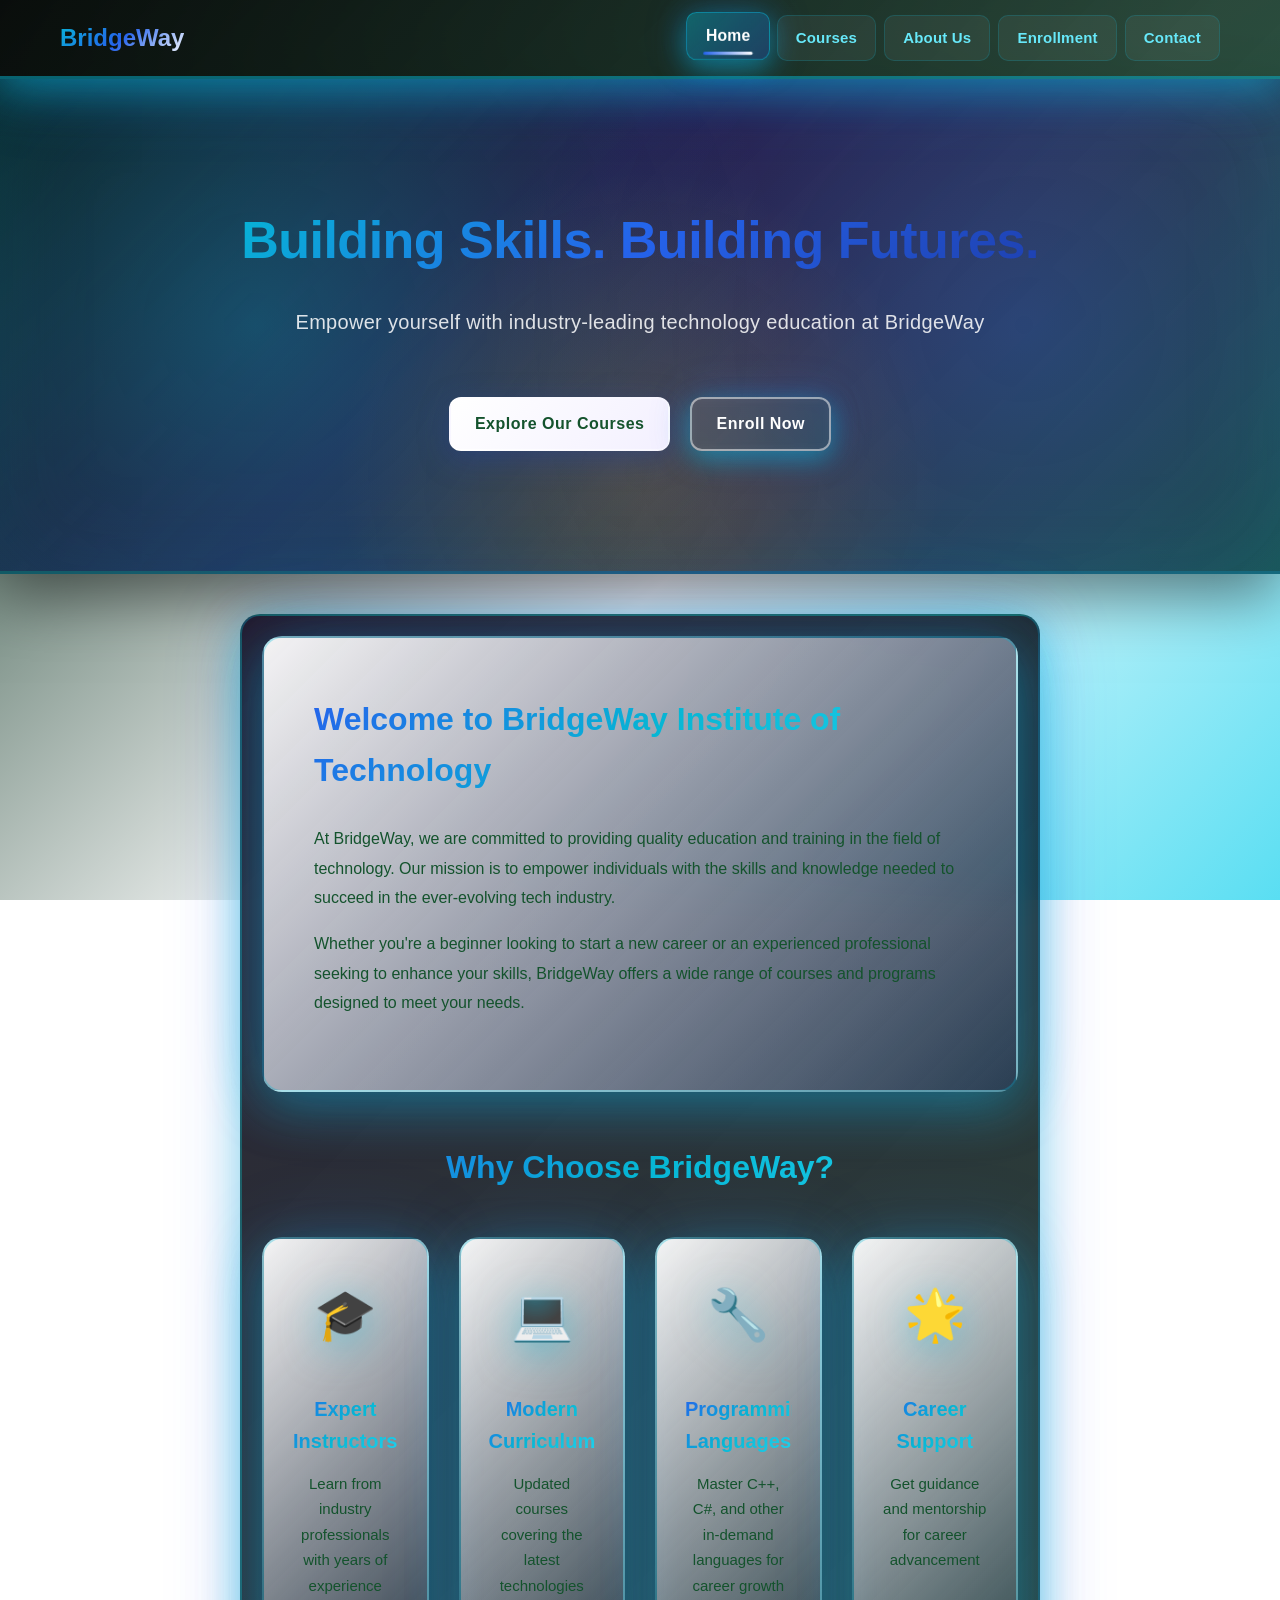
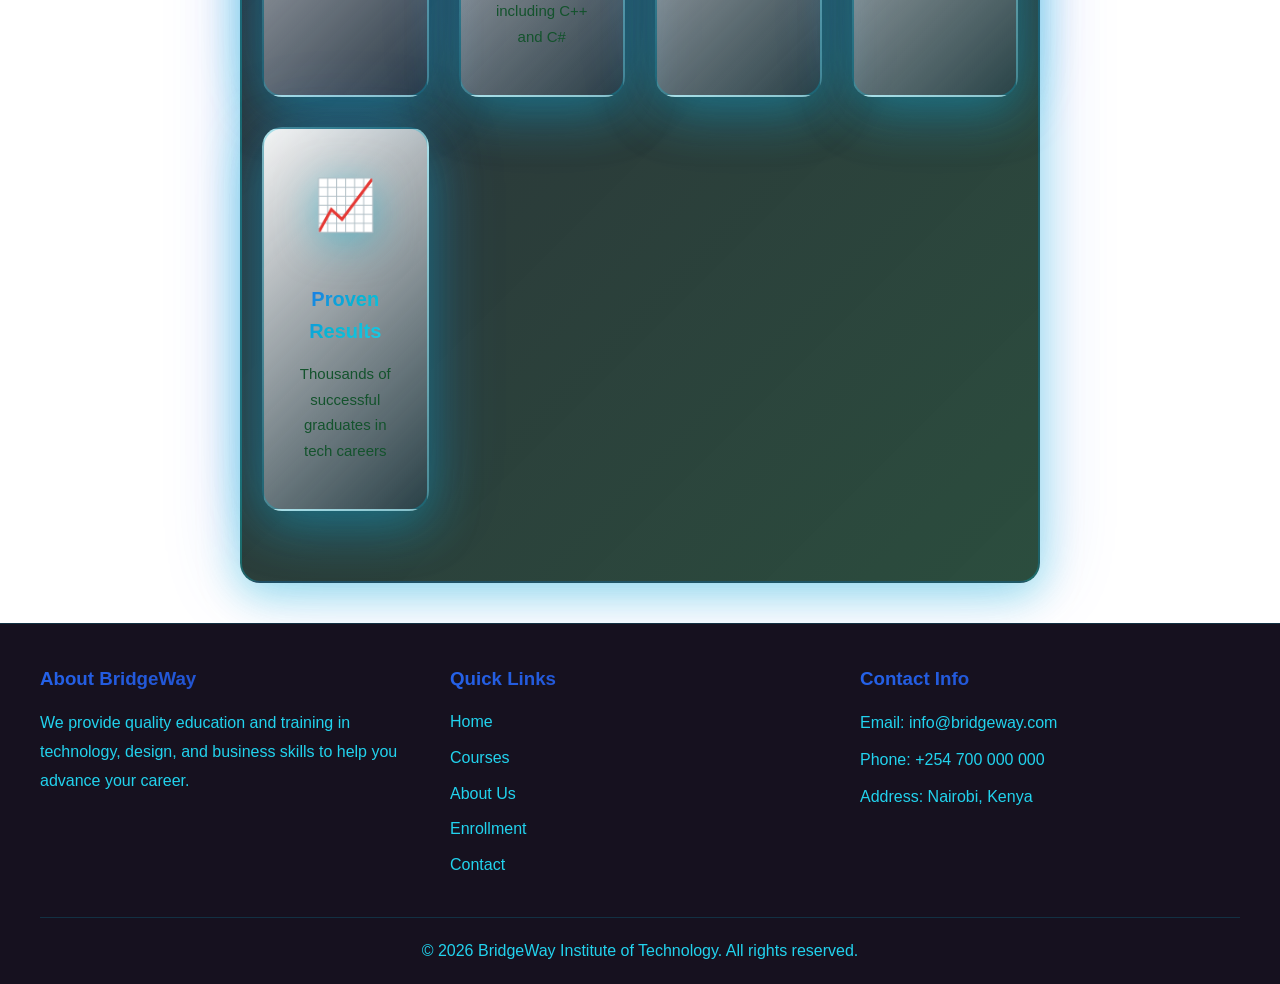
<file: index.html>
<!doctype html>
<html lang="en">
  <head>
    <meta charset="UTF-8" />
    <meta name="viewport" content="width=device-width, initial-scale=1.0" />
    <title>BridgeWay Institute of Technology</title>
    <link rel="stylesheet" href="style.css" />
  </head>
  <body>
    <div class="particles"></div>
    <!-- Navigation -->
    <nav class="navbar">
      <div class="nav-container">
        <a href="index.html" class="nav-logo">BridgeWay</a>
        <div class="nav-actions">
          <button class="hamburger" aria-label="Toggle menu" aria-expanded="false">
            <span></span>
            <span></span>
            <span></span>
          </button>
          <ul class="nav-menu">
            <li><a href="index.html" class="active">Home</a></li>
            <li><a href="courses.html">Courses</a></li>
            <li><a href="about.html">About Us</a></li>
            <li><a href="enrollment.html">Enrollment</a></li>
            <li><a href="contact.html">Contact</a></li>
          </ul>
        </div>
      </div>
    </nav>

    <!-- Main Content -->
    <main class="home-main">
      <div class="hero-section">
        <div class="hero-content">
          <h1 class="hero-title">Building Skills. Building Futures.</h1>
          <p class="hero-subtitle">
            Empower yourself with industry-leading technology education at
            BridgeWay
          </p>
          <div class="hero-buttons">
            <a href="courses.html" class="btn btn-primary"
              >Explore Our Courses</a
            >
            <a href="enrollment.html" class="btn btn-secondary">Enroll Now</a>
          </div>
        </div>
      </div>

      <div class="container">
        <section class="welcome-section">
          <h2>Welcome to BridgeWay Institute of Technology</h2>
          <p>
            At BridgeWay, we are committed to providing quality education and
            training in the field of technology. Our mission is to empower
            individuals with the skills and knowledge needed to succeed in the
            ever-evolving tech industry.
          </p>
          <p>
            Whether you're a beginner looking to start a new career or an
            experienced professional seeking to enhance your skills, BridgeWay
            offers a wide range of courses and programs designed to meet your
            needs.
          </p>
        </section>

        <section class="why-choose-section">
          <h2>Why Choose BridgeWay?</h2>
          <div class="features-grid">
            <div class="feature-card">
              <div class="feature-icon">🎓</div>
              <h3>Expert Instructors</h3>
              <p>Learn from industry professionals with years of experience</p>
            </div>
            <div class="feature-card">
              <div class="feature-icon">💻</div>
              <h3>Modern Curriculum</h3>
              <p>Updated courses covering the latest technologies including C++ and C#</p>
            </div>
            <div class="feature-card">
              <div class="feature-icon">🔧</div>
              <h3>Programming Languages</h3>
              <p>Master C++, C#, and other in-demand languages for career growth</p>
            </div>
            <div class="feature-card">
              <div class="feature-icon">🌟</div>
              <h3>Career Support</h3>
              <p>Get guidance and mentorship for career advancement</p>
            </div>
            <div class="feature-card">
              <div class="feature-icon">📈</div>
              <h3>Proven Results</h3>
              <p>Thousands of successful graduates in tech careers</p>
            </div>
          </div>
        </section>
      </div>
    </main>

    <!-- Footer -->
    <footer class="footer">
      <div class="footer-container">
        <div class="footer-content">
          <div class="footer-section">
            <h3>About BridgeWay</h3>
            <p>
              We provide quality education and training in technology, design,
              and business skills to help you advance your career.
            </p>
          </div>
          <div class="footer-section">
            <h3>Quick Links</h3>
            <ul>
              <li><a href="index.html">Home</a></li>
              <li><a href="courses.html">Courses</a></li>
              <li><a href="about.html">About Us</a></li>
              <li><a href="enrollment.html">Enrollment</a></li>
              <li><a href="contact.html">Contact</a></li>
            </ul>
          </div>
          <div class="footer-section">
            <h3>Contact Info</h3>
            <p>Email: info@bridgeway.com</p>
            <p>Phone: +254 700 000 000</p>
            <p>Address: Nairobi, Kenya</p>
          </div>
        </div>
        <div class="footer-bottom">
          <p>
            &copy; 2026 BridgeWay Institute of Technology. All rights reserved.
          </p>
        </div>
      </div>
    </footer>

    <script src="script.js"></script>
  </body>
</html>
</file>
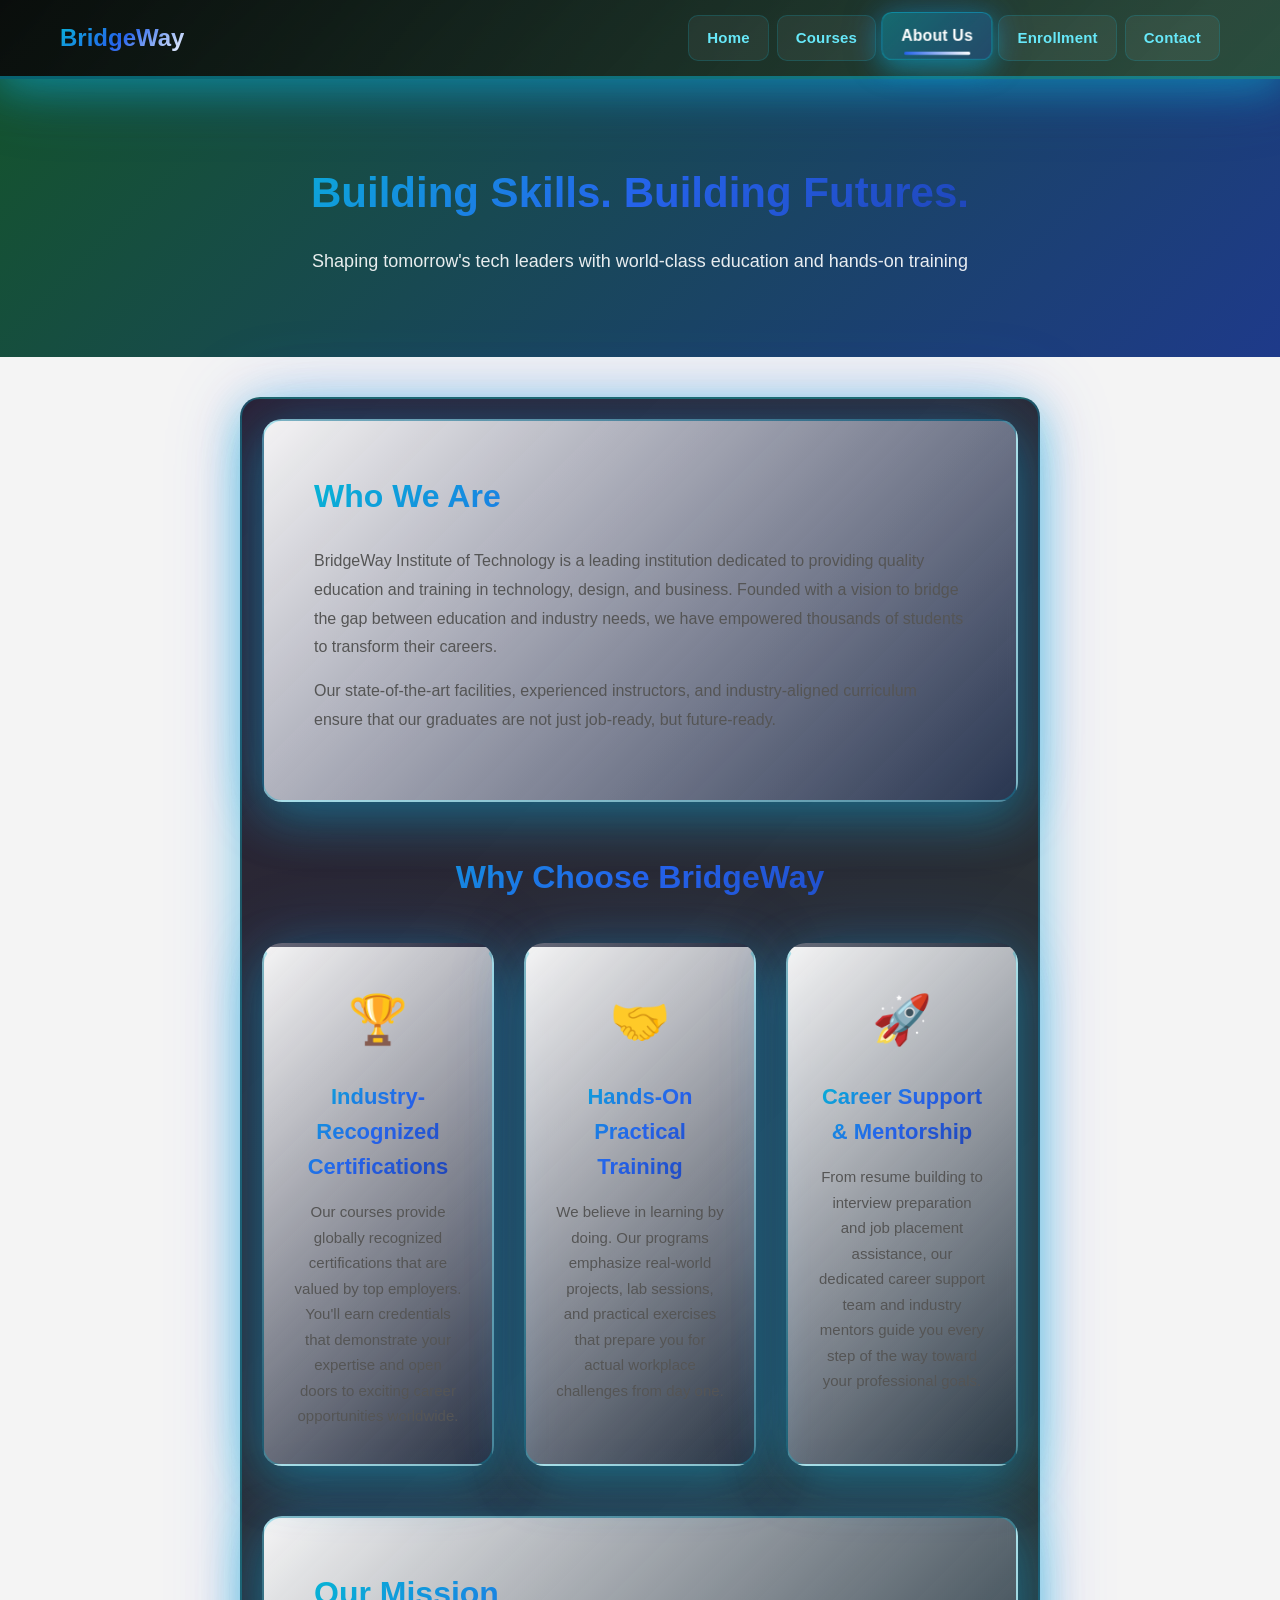
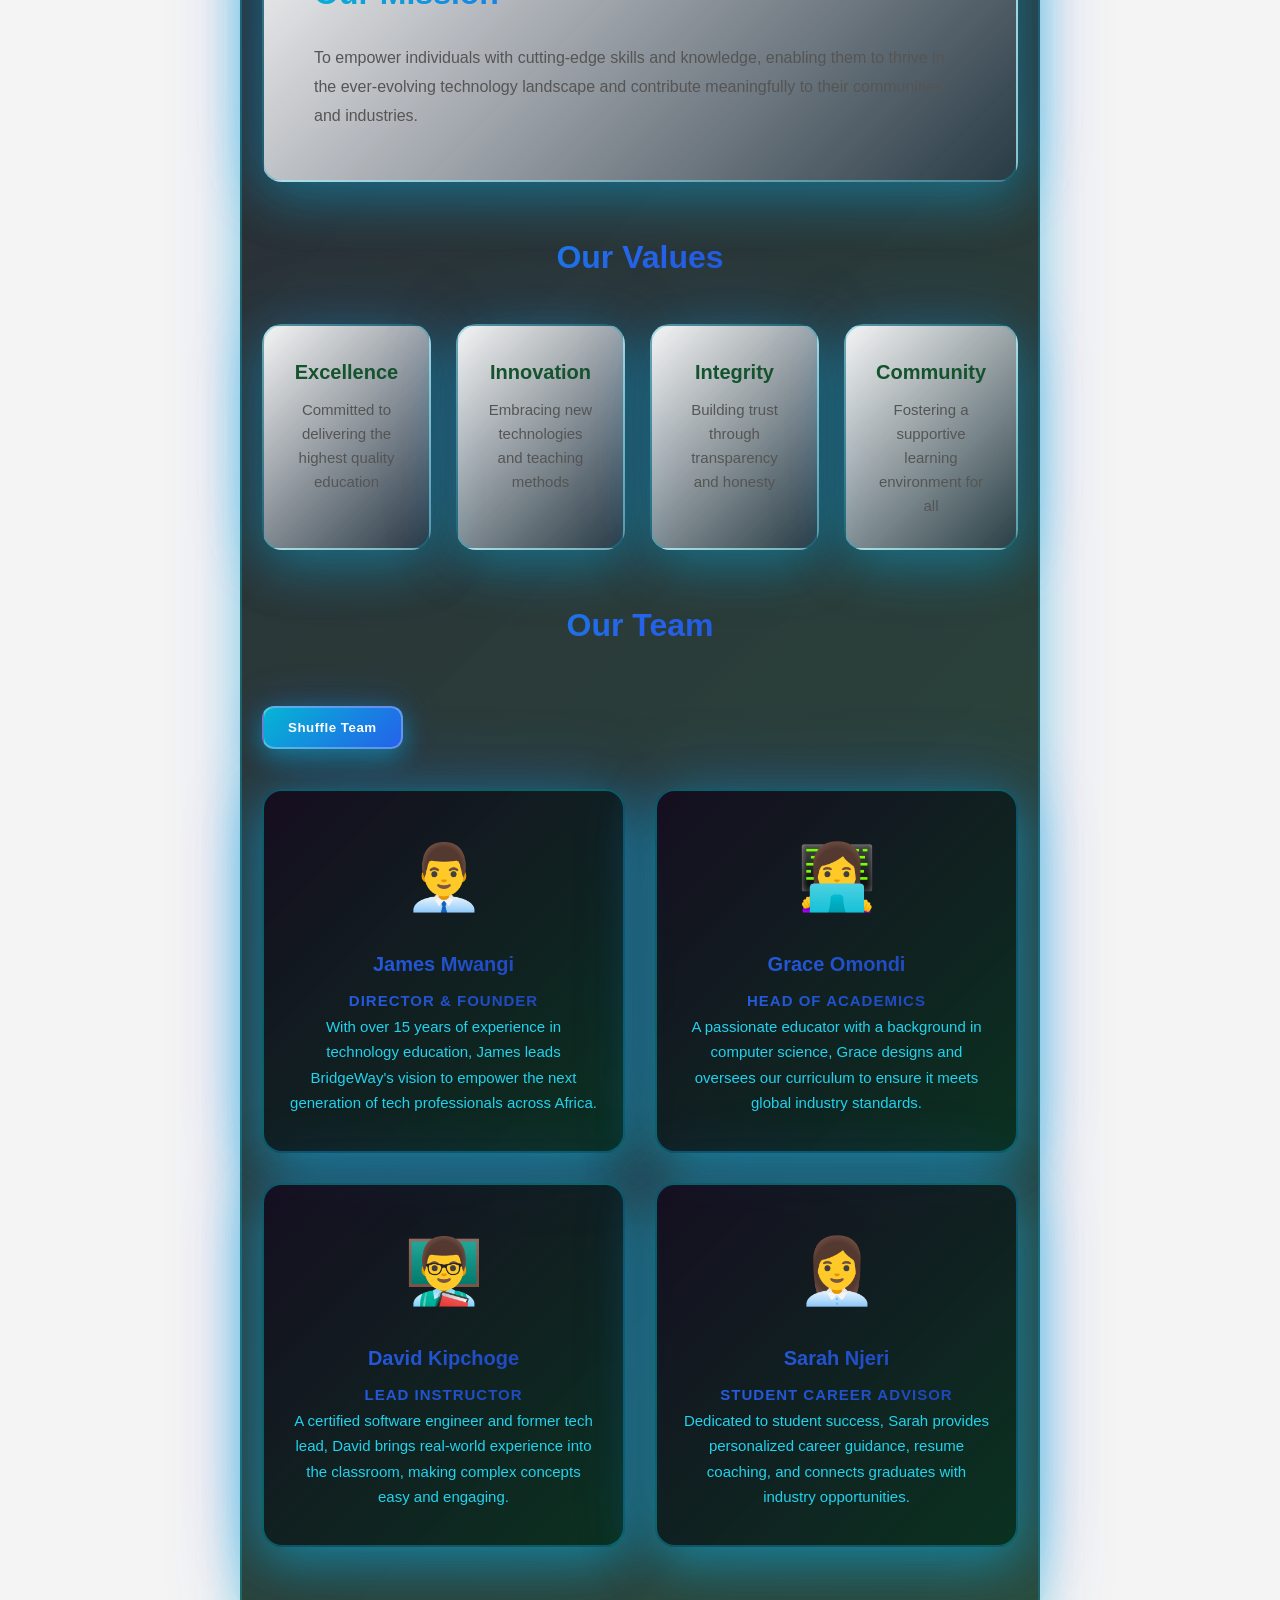
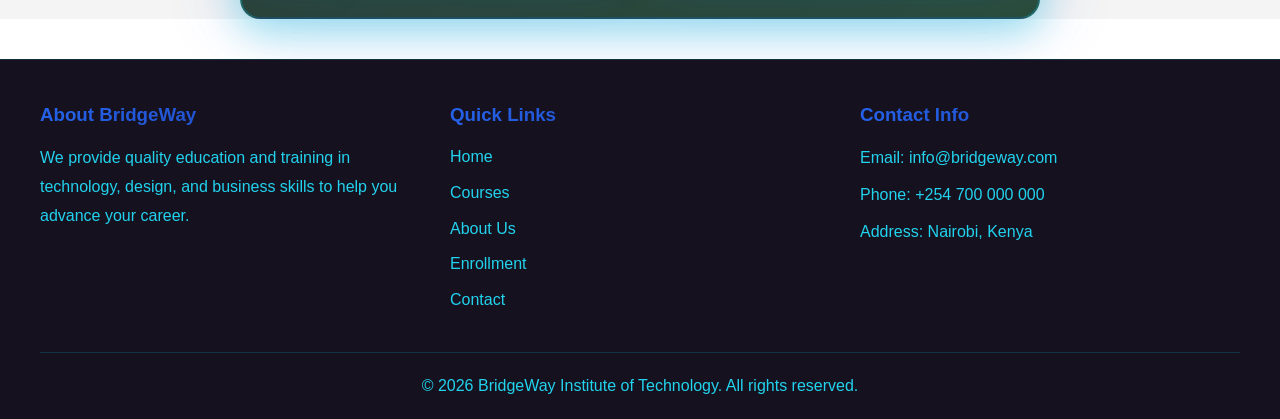
<file: about.html>
<!doctype html>
<html lang="en">
  <head>
    <meta charset="UTF-8" />
    <meta name="viewport" content="width=device-width, initial-scale=1.0" />
    <title>About Us - Bridgeway</title>
    <link rel="stylesheet" href="style.css" />
  </head>
  <body>
    <div class="particles"></div>
    <!-- Navigation -->
    <nav class="navbar">
      <div class="nav-container">
        <a href="index.html" class="nav-logo">BridgeWay</a>
        <div class="nav-actions">
          <button class="hamburger" aria-label="Toggle menu" aria-expanded="false">
            <span></span>
            <span></span>
            <span></span>
          </button>
          <ul class="nav-menu">
            <li><a href="index.html">Home</a></li>
            <li><a href="courses.html">Courses</a></li>
            <li><a href="about.html" class="active">About Us</a></li>
            <li><a href="enrollment.html">Enrollment</a></li>
            <li><a href="contact.html">Contact</a></li>
          </ul>
        </div>
      </div>
    </nav>

    <!-- Main Content -->
    <main class="about-main">
      <div class="about-hero-section">
        <div class="about-hero-content">
          <h1 class="about-hero-title">Building Skills. Building Futures.</h1>
          <p class="about-hero-subtitle">
            Shaping tomorrow's tech leaders with world-class education and
            hands-on training
          </p>
        </div>
      </div>

      <div class="container">
        <section class="about-intro-section">
          <h2>Who We Are</h2>
          <p>
            BridgeWay Institute of Technology is a leading institution dedicated
            to providing quality education and training in technology, design,
            and business. Founded with a vision to bridge the gap between
            education and industry needs, we have empowered thousands of
            students to transform their careers.
          </p>
          <p>
            Our state-of-the-art facilities, experienced instructors, and
            industry-aligned curriculum ensure that our graduates are not just
            job-ready, but future-ready.
          </p>
        </section>

        <section class="reasons-section">
          <h2>Why Choose BridgeWay</h2>
          <div class="reasons-grid">
            <div class="reason-card">
              <div class="reason-icon">🏆</div>
              <h3>Industry-Recognized Certifications</h3>
              <p>
                Our courses provide globally recognized certifications that are
                valued by top employers. You'll earn credentials that
                demonstrate your expertise and open doors to exciting career
                opportunities worldwide.
              </p>
            </div>
            <div class="reason-card">
              <div class="reason-icon">🤝</div>
              <h3>Hands-On Practical Training</h3>
              <p>
                We believe in learning by doing. Our programs emphasize
                real-world projects, lab sessions, and practical exercises that
                prepare you for actual workplace challenges from day one.
              </p>
            </div>
            <div class="reason-card">
              <div class="reason-icon">🚀</div>
              <h3>Career Support & Mentorship</h3>
              <p>
                From resume building to interview preparation and job placement
                assistance, our dedicated career support team and industry
                mentors guide you every step of the way toward your professional
                goals.
              </p>
            </div>
          </div>
        </section>

        <section class="mission-section">
          <h2>Our Mission</h2>
          <p>
            To empower individuals with cutting-edge skills and knowledge,
            enabling them to thrive in the ever-evolving technology landscape
            and contribute meaningfully to their communities and industries.
          </p>
        </section>

        <section class="values-section">
          <h2>Our Values</h2>
          <div class="values-grid">
            <div class="value-item">
              <strong>Excellence</strong>
              <p>Committed to delivering the highest quality education</p>
            </div>
            <div class="value-item">
              <strong>Innovation</strong>
              <p>Embracing new technologies and teaching methods</p>
            </div>
            <div class="value-item">
              <strong>Integrity</strong>
              <p>Building trust through transparency and honesty</p>
            </div>
            <div class="value-item">
              <strong>Community</strong>
              <p>Fostering a supportive learning environment for all</p>
            </div>
          </div>
        </section>

        <section class="team-section">
          <div class="team-header">
            <h2>Our Team</h2>
            <button id="shuffleBtn" class="btn shuffle-btn">Shuffle Team</button>
          </div>
          <div class="team-grid" id="teamGrid"></div>
        </section>
      </div>
    </main>

    <!-- Footer -->
    <footer class="footer">
      <div class="footer-container">
        <div class="footer-content">
          <div class="footer-section">
            <h3>About BridgeWay</h3>
            <p>
              We provide quality education and training in technology, design,
              and business skills to help you advance your career.
            </p>
          </div>
          <div class="footer-section">
            <h3>Quick Links</h3>
            <ul>
              <li><a href="index.html">Home</a></li>
              <li><a href="courses.html">Courses</a></li>
              <li><a href="about.html">About Us</a></li>
              <li><a href="enrollment.html">Enrollment</a></li>
              <li><a href="contact.html">Contact</a></li>
            </ul>
          </div>
          <div class="footer-section">
            <h3>Contact Info</h3>
            <p>Email: info@bridgeway.com</p>
            <p>Phone: +254 700 000 000</p>
            <p>Address: Nairobi, Kenya</p>
          </div>
        </div>
        <div class="footer-bottom">
          <p>
            &copy; 2026 BridgeWay Institute of Technology. All rights reserved.
          </p>
        </div>
      </div>
    </footer>

    <script src="script.js"></script>
  </body>
</html>
</file>
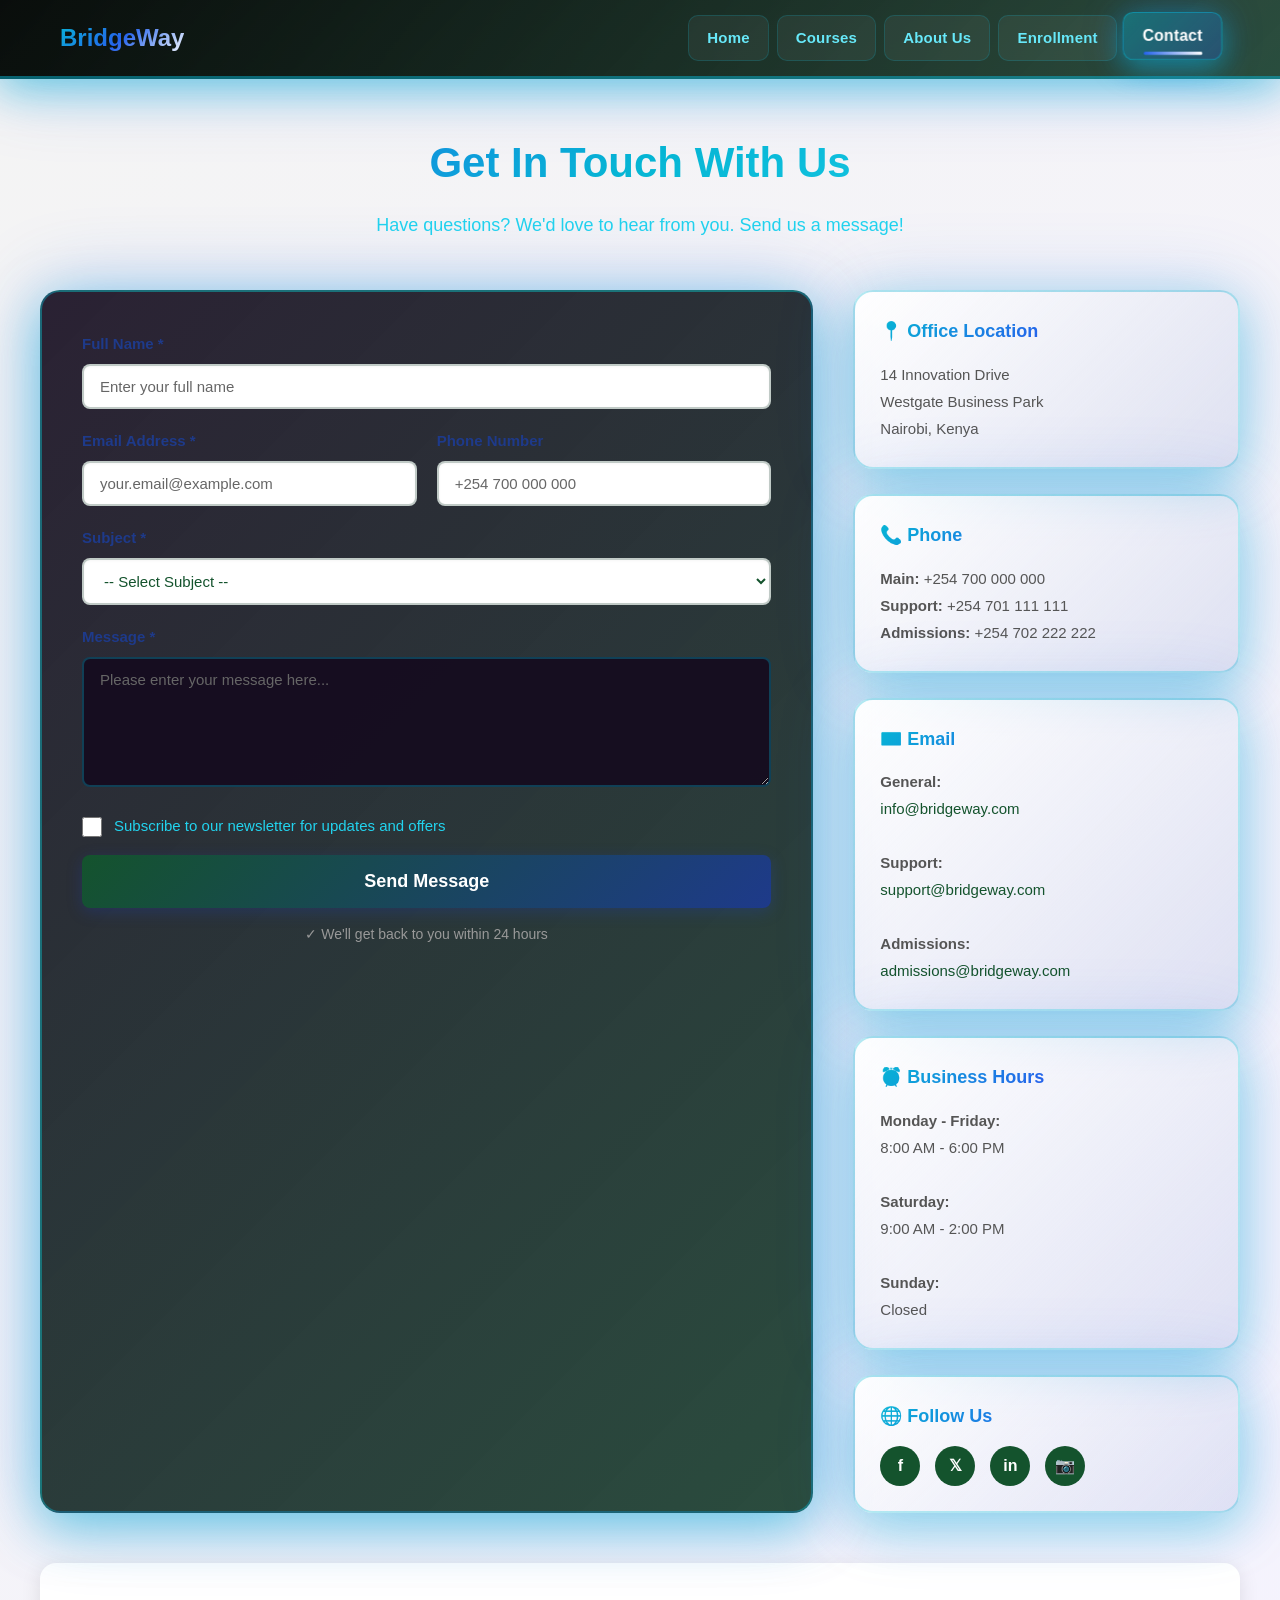
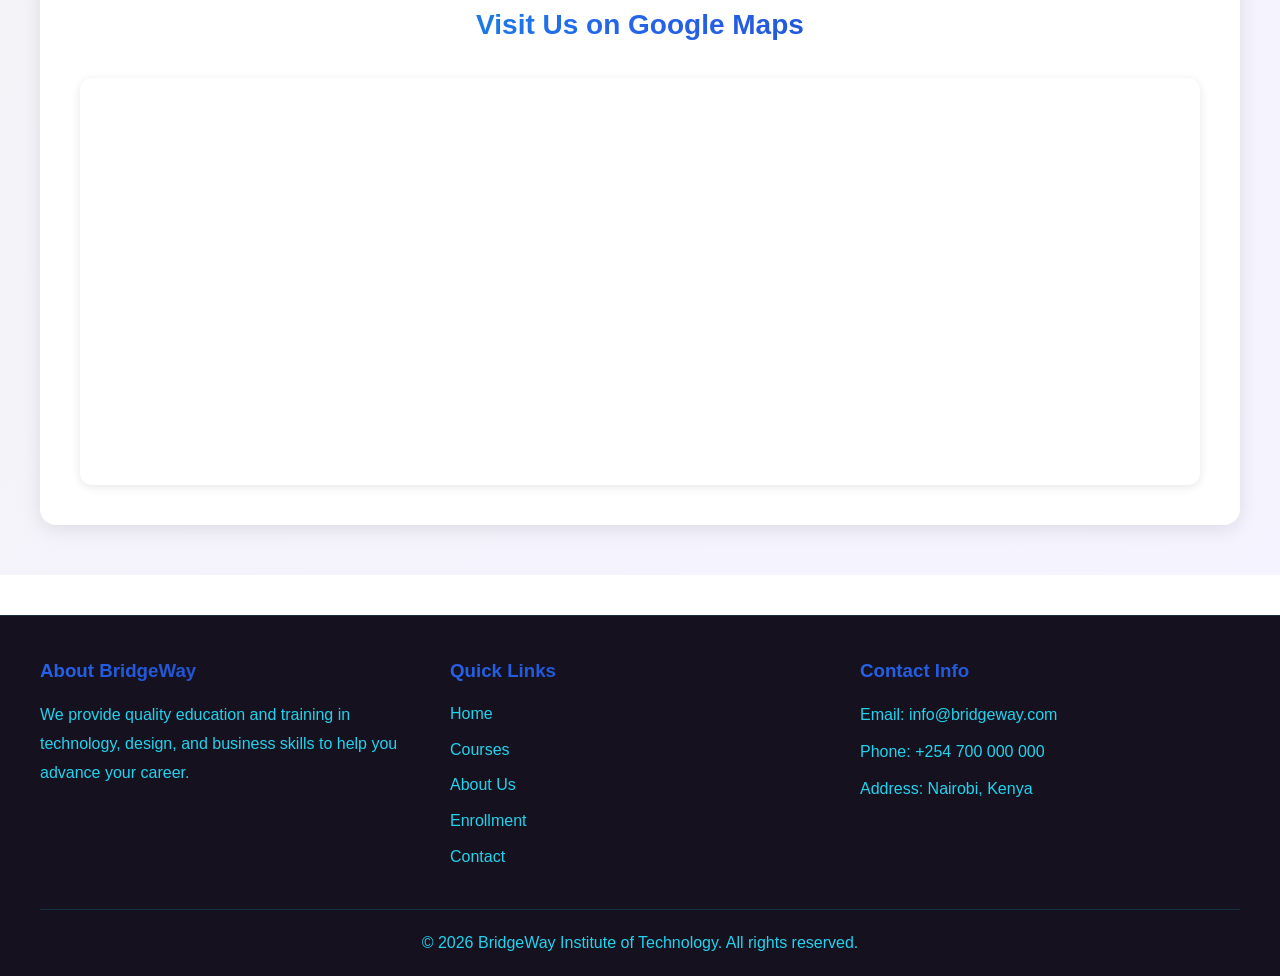
<file: contact.html>
<!doctype html>
<html lang="en">
  <head>
    <meta charset="UTF-8" />
    <meta name="viewport" content="width=device-width, initial-scale=1.0" />
    <title>Contact Us - BridgeWay</title>
    <link rel="stylesheet" href="style.css" />
  </head>
  <body>
    <div class="particles"></div>
    <!-- Navigation -->
    <nav class="navbar">
      <div class="nav-container">
        <a href="index.html" class="nav-logo">BridgeWay</a>
        <div class="nav-actions">
          <button class="hamburger" aria-label="Toggle menu" aria-expanded="false">
            <span></span>
            <span></span>
            <span></span>
          </button>
          <ul class="nav-menu">
            <li><a href="index.html">Home</a></li>
            <li><a href="courses.html">Courses</a></li>
            <li><a href="about.html">About Us</a></li>
            <li><a href="enrollment.html">Enrollment</a></li>
            <li><a href="contact.html" class="active">Contact</a></li>
          </ul>
        </div>
      </div>
    </nav>

    <!-- Main Content -->
    <main class="contact-main">
      <div class="contact-container">
        <div class="contact-header">
          <h1 class="contact-title">Get In Touch With Us</h1>
          <p class="contact-subtitle">
            Have questions? We'd love to hear from you. Send us a message!
          </p>
        </div>

        <div class="contact-content">
          <!-- Contact Form -->
          <div class="contact-form-wrapper">
              <form class="contact-form" id="contactForm" novalidate>
                <div id="contactFormMessage" class="form-message"></div>

                <div class="form-group">
                  <label for="name" class="form-label">Full Name *</label>
                  <input
                    type="text"
                    id="name"
                    name="name"
                    class="form-input"
                    placeholder="Enter your full name"
                    required
                  />
                </div>

                <div class="form-row">
                  <div class="form-group">
                    <label for="email" class="form-label">Email Address *</label>
                    <input
                      type="email"
                      id="email"
                      name="email"
                      class="form-input"
                      placeholder="your.email@example.com"
                      required
                    />
                  </div>
                  <div class="form-group">
                    <label for="phone" class="form-label">Phone Number</label>
                    <input
                      type="tel"
                      id="phone"
                      name="phone"
                      class="form-input"
                      placeholder="+254 700 000 000"
                    />
                  </div>
                </div>

                <div class="form-group">
                  <label for="subject" class="form-label">Subject *</label>
                  <select id="subject" name="subject" class="form-input" required>
                    <option value="">-- Select Subject --</option>
                    <option value="course-inquiry">Course Inquiry</option>
                    <option value="enrollment-support">Enrollment Support</option>
                    <option value="technical-support">Technical Support</option>
                    <option value="feedback">Feedback</option>
                    <option value="partnership">Partnership Inquiry</option>
                    <option value="other">Other</option>
                  </select>
                </div>

                <div class="form-group">
                  <label for="message" class="form-label">Message *</label>
                  <textarea
                    id="message"
                    name="message"
                    class="form-textarea"
                    placeholder="Please enter your message here..."
                    rows="6"
                    required
                  ></textarea>
                </div>

                <div class="form-group checkbox-group">
                  <input type="checkbox" id="subscribe" name="subscribe" />
                  <label for="subscribe" class="checkbox-label">
                    Subscribe to our newsletter for updates and offers
                  </label>
                </div>

                <button type="submit" class="submit-btn">Send Message</button>
                <p class="form-note">✓ We'll get back to you within 24 hours</p>
              </form>
            </div>

            <!-- Contact Information Sidebar -->
            <div class="contact-sidebar">
              <!-- Quick Contact Info -->
              <div class="contact-info-box">
                <h3 class="box-title">📍 Office Location</h3>
                <p class="box-content">
                  14 Innovation Drive<br />
                  Westgate Business Park<br />
                  Nairobi, Kenya
                </p>
              </div>

              <!-- Phone -->
              <div class="contact-info-box">
                <h3 class="box-title">📞 Phone</h3>
                <p class="box-content">
                  <strong>Main:</strong> +254 700 000 000<br />
                  <strong>Support:</strong> +254 701 111 111<br />
                  <strong>Admissions:</strong> +254 702 222 222
                </p>
              </div>

              <!-- Email -->
              <div class="contact-info-box">
                <h3 class="box-title">✉️ Email</h3>
                <p class="box-content">
                  <strong>General:</strong><br />
                  <a href="mailto:info@bridgeway.com" class="email-link"
                    >info@bridgeway.com</a
                  ><br /><br />
                  <strong>Support:</strong><br />
                  <a href="mailto:support@bridgeway.com" class="email-link"
                    >support@bridgeway.com</a
                  ><br /><br />
                  <strong>Admissions:</strong><br />
                  <a href="mailto:admissions@bridgeway.com" class="email-link"
                    >admissions@bridgeway.com</a
                  >
                </p>
              </div>

              <!-- Business Hours -->
              <div class="contact-info-box">
                <h3 class="box-title">⏰ Business Hours</h3>
                <p class="box-content">
                  <strong>Monday - Friday:</strong><br />
                  8:00 AM - 6:00 PM<br /><br />
                  <strong>Saturday:</strong><br />
                  9:00 AM - 2:00 PM<br /><br />
                  <strong>Sunday:</strong><br />
                  Closed
                </p>
              </div>

              <!-- Social Media -->
              <div class="contact-info-box">
                <h3 class="box-title">🌐 Follow Us</h3>
                <div class="social-links">
                  <a href="#" class="social-link" title="Facebook">f</a>
                  <a href="#" class="social-link" title="Twitter">𝕏</a>
                  <a href="#" class="social-link" title="LinkedIn">in</a>
                  <a href="#" class="social-link" title="Instagram">📷</a>
                </div>
              </div>
            </div>
          </div>

          <!-- Map Section -->
          <div class="map-section">
            <h2>Visit Us on Google Maps</h2>
            <div class="map-container">
              <iframe
                src="https://www.google.com/maps/embed?pb=!1m18!1m12!1m3!1d3988.8154038596603!2d36.7738446!3d-1.2833!2m3!1f0!2f0!3f0!3m2!1i1024!2i768!4f13.1!3m3!1m2!1s0x182f10d6c9999999%3A0x1234567890abcdef!2s14%20Innovation%20Drive%2C%20Westgate!5e0!3m2!1sen!2ske!4v1622500000000"
                width="100%"
                height="400"
                style="border: 0; border-radius: 12px"
                allowfullscreen=""
                loading="lazy"
              ></iframe>
            </div>
          </div>
        </div>
      </main>

    <!-- Footer -->
    <footer class="footer">
      <div class="footer-container">
        <div class="footer-content">
          <div class="footer-section">
            <h3>About BridgeWay</h3>
            <p>
              We provide quality education and training in technology, design,
              and business skills to help you advance your career.
            </p>
          </div>
          <div class="footer-section">
            <h3>Quick Links</h3>
            <ul>
              <li><a href="index.html">Home</a></li>
              <li><a href="courses.html">Courses</a></li>
              <li><a href="about.html">About Us</a></li>
              <li><a href="enrollment.html">Enrollment</a></li>
              <li><a href="contact.html">Contact</a></li>
            </ul>
          </div>
          <div class="footer-section">
            <h3>Contact Info</h3>
            <p>Email: info@bridgeway.com</p>
            <p>Phone: +254 700 000 000</p>
            <p>Address: Nairobi, Kenya</p>
          </div>
        </div>
        <div class="footer-bottom">
          <p>
            &copy; 2026 BridgeWay Institute of Technology. All rights reserved.
          </p>
        </div>
      </div>
    </footer>

    <script src="script.js"></script>
  </body>
</html>
</file>
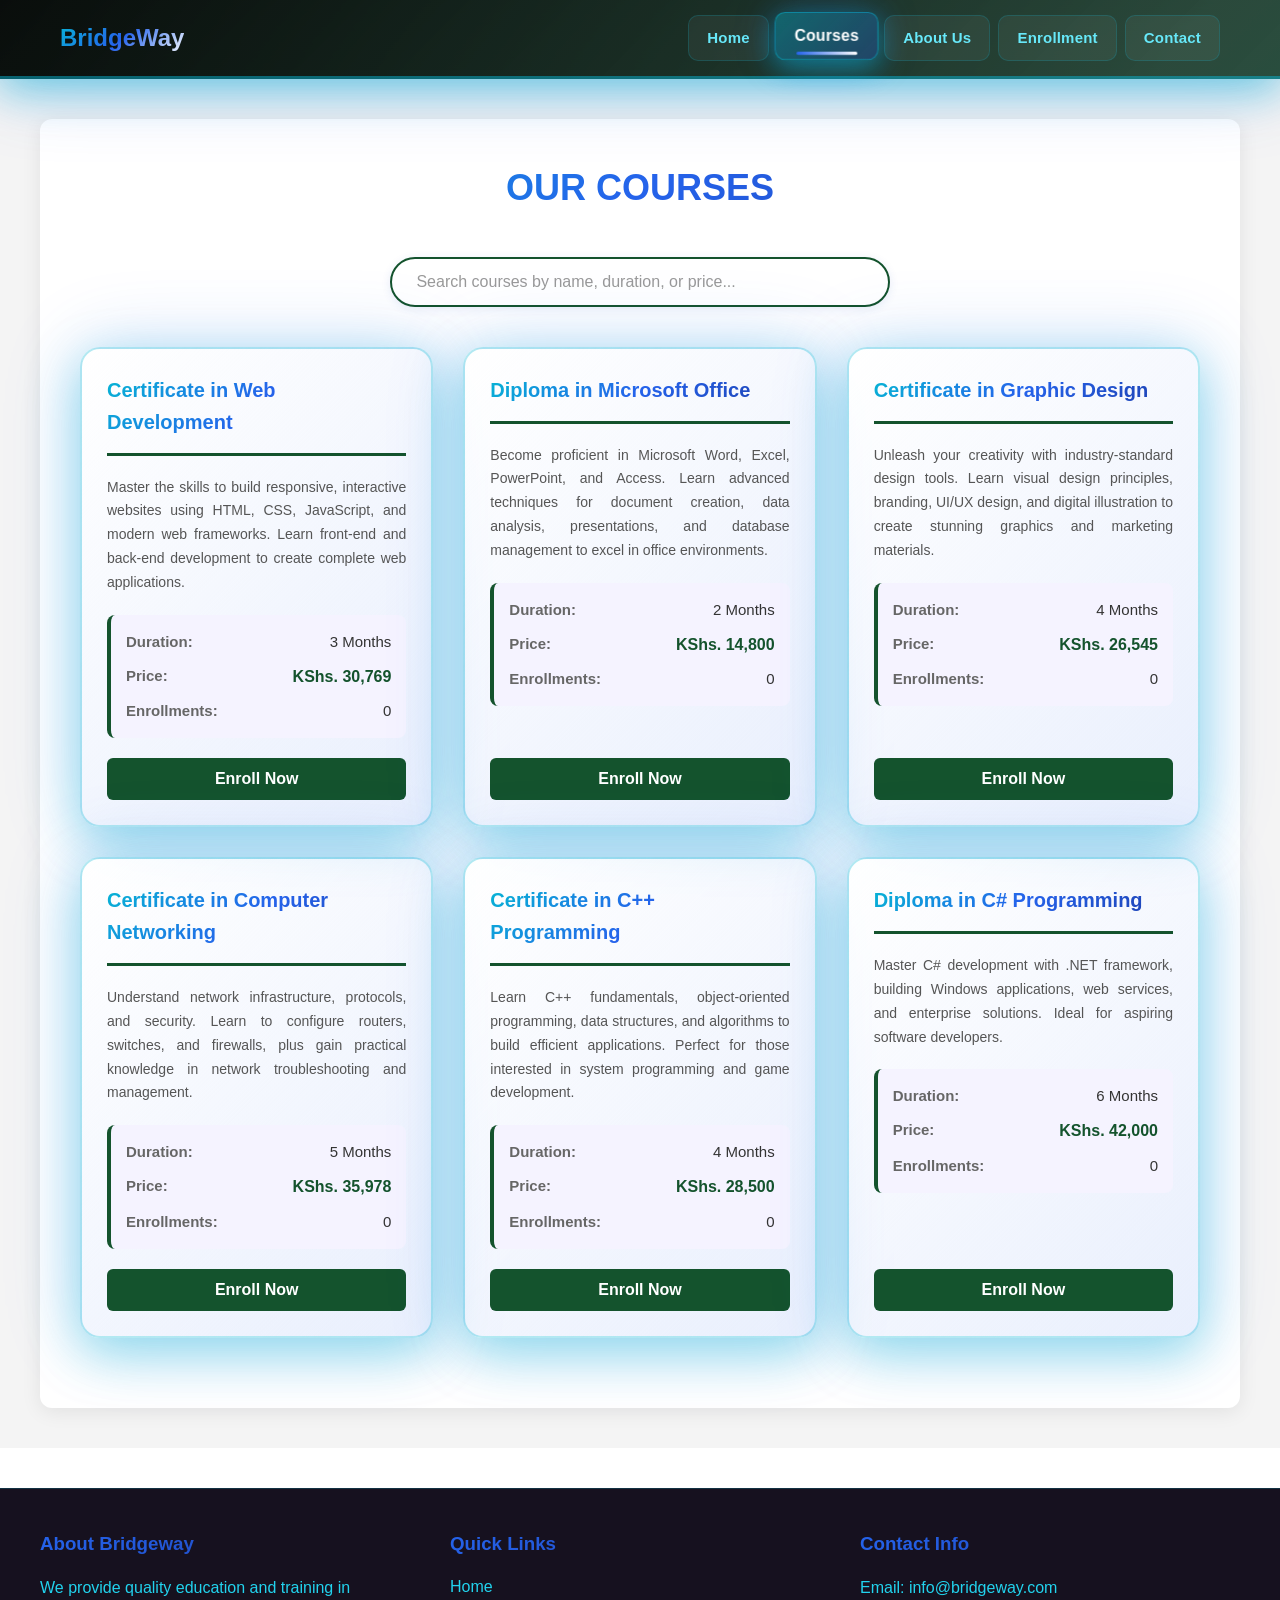
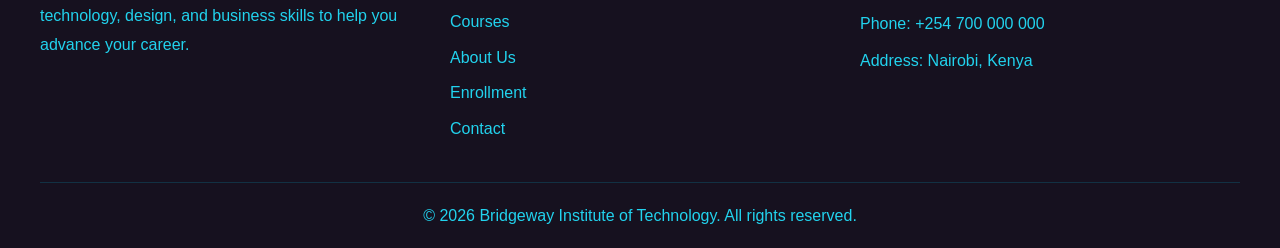
<file: courses.html>
<!doctype html>
<html lang="en">
  <head>
    <meta charset="UTF-8" />
    <meta name="viewport" content="width=device-width, initial-scale=1.0" />
    <title>Our Courses - Bridgeway</title>
    <link rel="stylesheet" href="style.css" />
  </head>
  <body>
    <div class="particles"></div>
<!-- Navigation -->
    <nav class="navbar">
      <div class="nav-container">
        <a href="index.html" class="nav-logo">BridgeWay</a>
        <div class="nav-actions">
          <button class="hamburger" aria-label="Toggle menu" aria-expanded="false">
            <span></span>
            <span></span>
            <span></span>
          </button>
          <ul class="nav-menu">
            <li><a href="index.html">Home</a></li>
            <li><a href="courses.html" class="active">Courses</a></li>
            <li><a href="about.html">About Us</a></li>
            <li><a href="enrollment.html">Enrollment</a></li>
            <li><a href="contact.html">Contact</a></li>
          </ul>
        </div>
      </div>
    </nav>

    <!-- Main Content -->
    <main class="courses-main">
      <div class="courses-container">
        <h1 class="courses-title">OUR COURSES</h1>
        <!-- Search Bar -->
        <div class="search-container">
          <input
            type="text"
            id="courseSearch"
            class="search-bar"
            placeholder=" Search courses by name, duration, or price..."
          />
        </div>

        <!-- Courses Cards -->
        <div class="courses-grid">
          <!-- Certificate in Web Development Card -->
          <div class="course-card" data-course="Certificate in Web Development">
            <div class="card-header">
              <h2 class="card-title">Certificate in Web Development</h2>
            </div>
            <div class="card-body">
              <p class="card-description">
                Master the skills to build responsive, interactive websites
                using HTML, CSS, JavaScript, and modern web frameworks. Learn
                front-end and back-end development to create complete web
                applications.
              </p>
                <div class="card-details">
                  <div class="detail-item">
                    <span class="detail-label">Duration:</span>
                    <span class="detail-value">3 Months</span>
                  </div>
                  <div class="detail-item">
                    <span class="detail-label">Price:</span>
                    <span class="detail-price">KShs. 30,769</span>
                  </div>
                  <div class="detail-item">
                    <span class="detail-label">Enrollments:</span>
                    <span class="detail-value" id="course-enroll-count-1">0</span>
                  </div>
                </div>
            </div>
            <button class="card-btn">Enroll Now</button>
          </div>

          <!-- Diploma in Microsoft Office Card -->
          <div class="course-card" data-course="Diploma in Microsoft Office">
            <div class="card-header">
              <h2 class="card-title">Diploma in Microsoft Office</h2>
            </div>
            <div class="card-body">
              <p class="card-description">
                Become proficient in Microsoft Word, Excel, PowerPoint, and
                Access. Learn advanced techniques for document creation, data
                analysis, presentations, and database management to excel in
                office environments.
              </p>
                <div class="card-details">
                  <div class="detail-item">
                    <span class="detail-label">Duration:</span>
                    <span class="detail-value">2 Months</span>
                  </div>
                  <div class="detail-item">
                    <span class="detail-label">Price:</span>
                    <span class="detail-price">KShs. 14,800</span>
                  </div>
                  <div class="detail-item">
                    <span class="detail-label">Enrollments:</span>
                    <span class="detail-value" id="course-enroll-count-2">0</span>
                  </div>
                </div>
            </div>
            <button class="card-btn">Enroll Now</button>
          </div>

          <!-- Certificate in Graphic Design Card -->
          <div class="course-card" data-course="Certificate in Graphic Design">
            <div class="card-header">
              <h2 class="card-title">Certificate in Graphic Design</h2>
            </div>
            <div class="card-body">
              <p class="card-description">
                Unleash your creativity with industry-standard design tools.
                Learn visual design principles, branding, UI/UX design, and
                digital illustration to create stunning graphics and marketing
                materials.
              </p>
                <div class="card-details">
                  <div class="detail-item">
                    <span class="detail-label">Duration:</span>
                    <span class="detail-value">4 Months</span>
                  </div>
                  <div class="detail-item">
                    <span class="detail-label">Price:</span>
                    <span class="detail-price">KShs. 26,545</span>
                  </div>
                  <div class="detail-item">
                    <span class="detail-label">Enrollments:</span>
                    <span class="detail-value" id="course-enroll-count-3">0</span>
                  </div>
                </div>
            </div>
            <button class="card-btn">Enroll Now</button>
          </div>

          <!-- Certificate in Computer Networking Card -->
          <div
            class="course-card"
            data-course="Certificate in Computer Networking"
          >
            <div class="card-header">
              <h2 class="card-title">Certificate in Computer Networking</h2>
            </div>
            <div class="card-body">
              <p class="card-description">
                Understand network infrastructure, protocols, and security.
                Learn to configure routers, switches, and firewalls, plus gain
                practical knowledge in network troubleshooting and management.
              </p>
              <div class="card-details">
                <div class="detail-item">
                  <span class="detail-label">Duration:</span>
                  <span class="detail-value">5 Months</span>
                </div>
                <div class="detail-item">
                  <span class="detail-label">Price:</span>
                  <span class="detail-price">KShs. 35,978</span>
                </div>
                <div class="detail-item">
                  <span class="detail-label">Enrollments:</span>
                  <span class="detail-value" id="course-enroll-count-4">0</span>
                </div>
              </div>
            </div>
<button class="card-btn">Enroll Now</button>
           </div>

           <!-- Certificate in C++ Programming Card -->
           <div class="course-card" data-course="Certificate in C++ Programming">
             <div class="card-header">
               <h2 class="card-title">Certificate in C++ Programming</h2>
             </div>
             <div class="card-body">
               <p class="card-description">
                 Learn C++ fundamentals, object-oriented programming, data structures,
                 and algorithms to build efficient applications. Perfect for those
                 interested in system programming and game development.
               </p>
                 <div class="card-details">
                   <div class="detail-item">
                     <span class="detail-label">Duration:</span>
                     <span class="detail-value">4 Months</span>
                   </div>
                   <div class="detail-item">
                     <span class="detail-label">Price:</span>
                     <span class="detail-price">KShs. 28,500</span>
                   </div>
                   <div class="detail-item">
                     <span class="detail-label">Enrollments:</span>
                     <span class="detail-value" id="course-enroll-count-5">0</span>
                   </div>
                 </div>
             </div>
             <button class="card-btn">Enroll Now</button>
           </div>

           <!-- Diploma in C# Programming Card -->
           <div class="course-card" data-course="Diploma in C# Programming">
             <div class="card-header">
               <h2 class="card-title">Diploma in C# Programming</h2>
             </div>
             <div class="card-body">
               <p class="card-description">
                 Master C# development with .NET framework, building Windows
                 applications, web services, and enterprise solutions. Ideal for
                 aspiring software developers.
               </p>
                 <div class="card-details">
                   <div class="detail-item">
                     <span class="detail-label">Duration:</span>
                     <span class="detail-value">6 Months</span>
                   </div>
                   <div class="detail-item">
                     <span class="detail-label">Price:</span>
                     <span class="detail-price">KShs. 42,000</span>
                   </div>
                   <div class="detail-item">
                     <span class="detail-label">Enrollments:</span>
                     <span class="detail-value" id="course-enroll-count-6">0</span>
                   </div>
                 </div>
             </div>
             <button class="card-btn">Enroll Now</button>
           </div>
         </div>

        <div id="noResults" class="no-results" style="display: none">
          <p>
            No courses found matching your search. Please try different
            keywords.
          </p>
        </div>
      </div>
    </main>

    <!-- Footer -->
    <footer class="footer">
      <div class="footer-container">
        <div class="footer-content">
          <div class="footer-section">
            <h3>About Bridgeway</h3>
            <p>
              We provide quality education and training in technology, design,
              and business skills to help you advance your career.
            </p>
          </div>
          <div class="footer-section">
            <h3>Quick Links</h3>
            <ul>
              <li><a href="index.html">Home</a></li>
              <li><a href="courses.html">Courses</a></li>
              <li><a href="about.html">About Us</a></li>
          <li><a href="enrollment.html">Enrollment</a></li>
              <li><a href="contact.html">Contact</a></li>
            </ul>
          </div>
          <div class="footer-section">
            <h3>Contact Info</h3>
            <p>Email: info@bridgeway.com</p>
            <p>Phone: +254 700 000 000</p>
            <p>Address: Nairobi, Kenya</p>
          </div>
        </div>
        <div class="footer-bottom">
          <p>&copy; 2026 Bridgeway Institute of Technology. All rights reserved.</p>
        </div>
      </div>
    </footer>

    <script src="script.js"></script>
  </body>
</html>
</file>
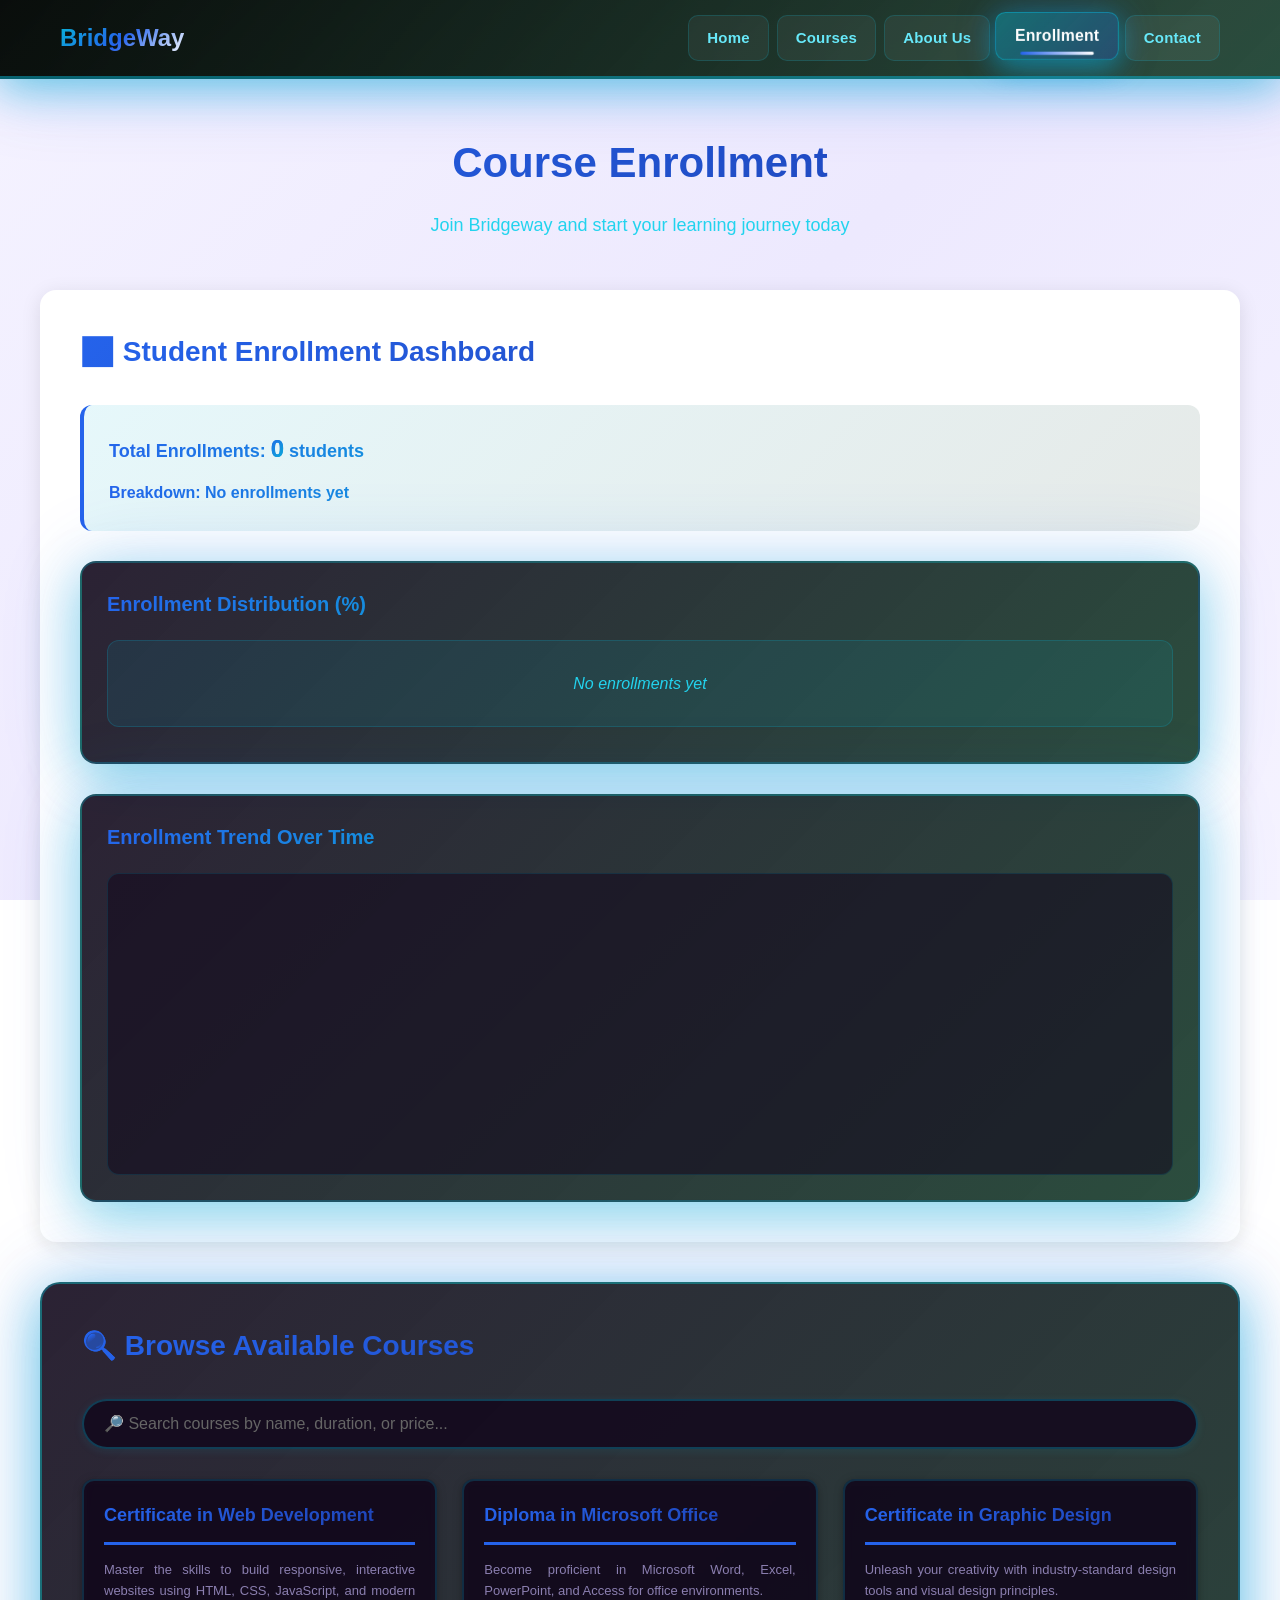
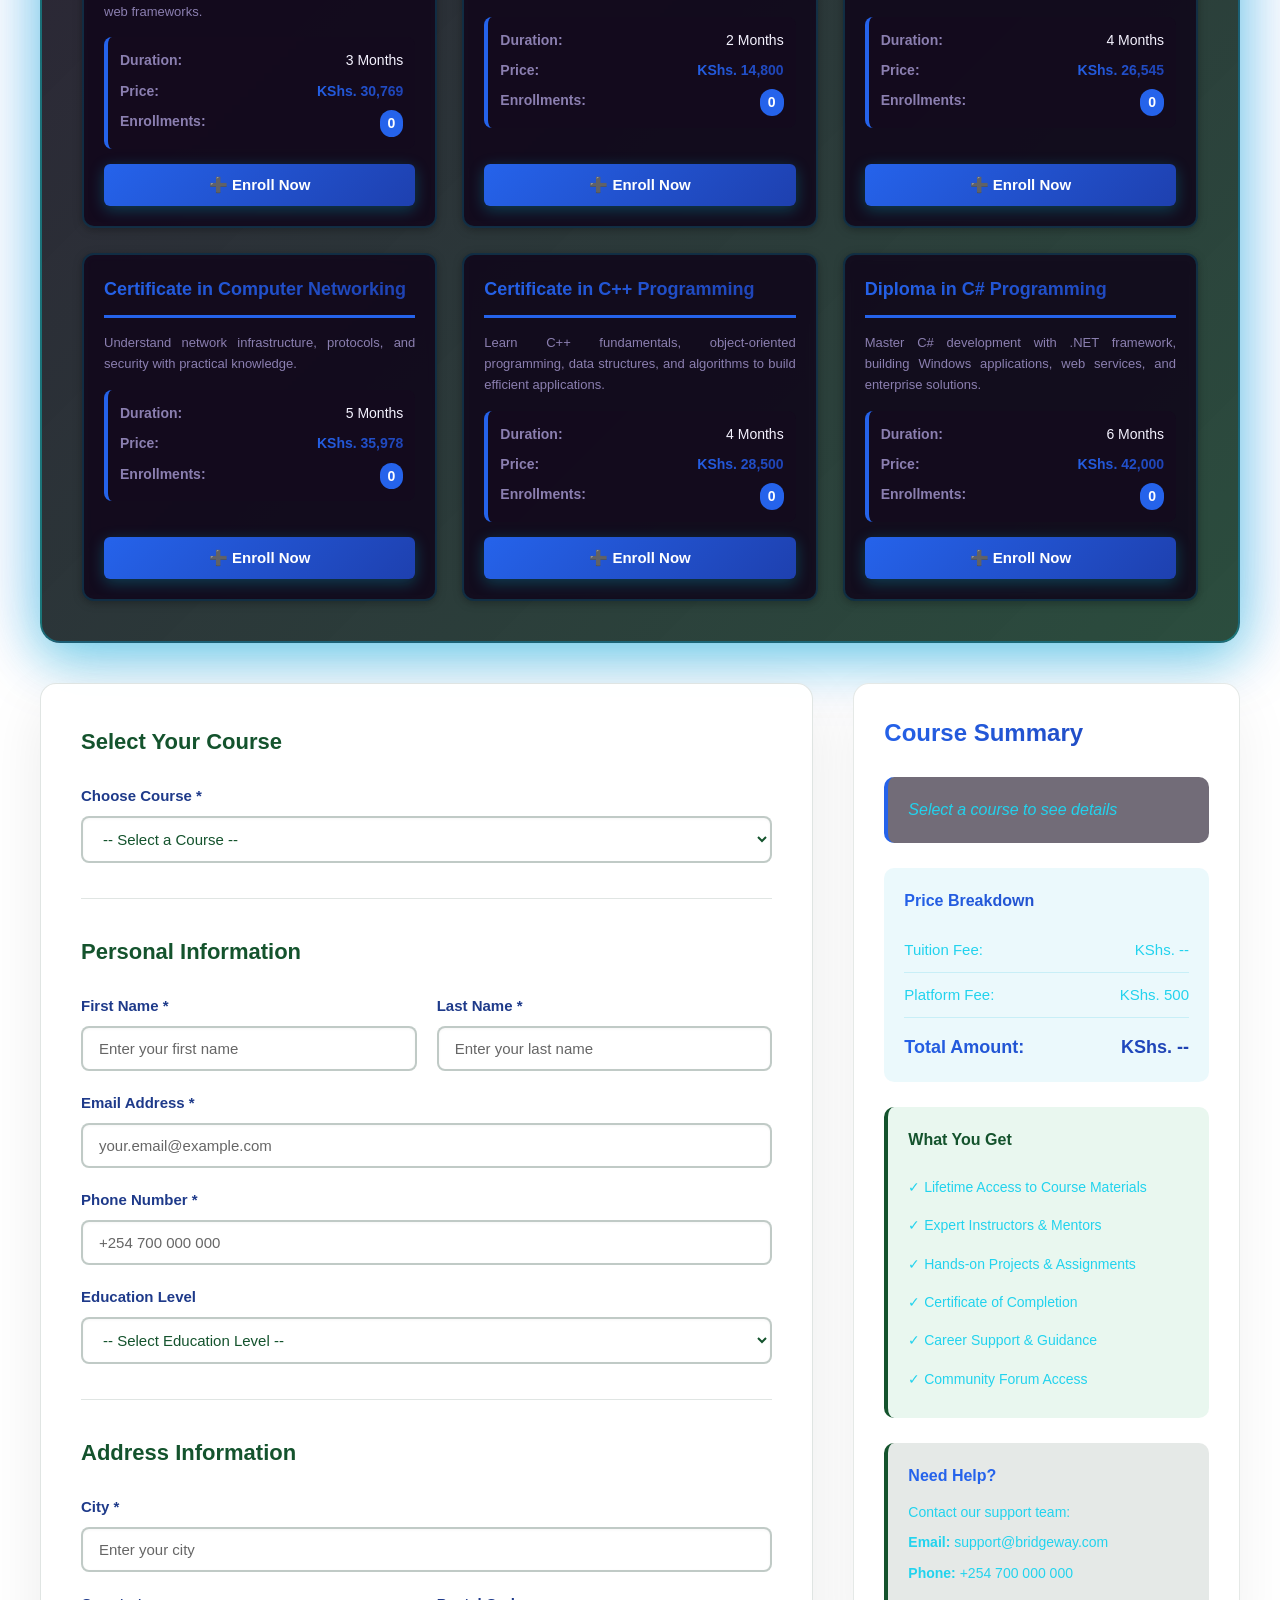
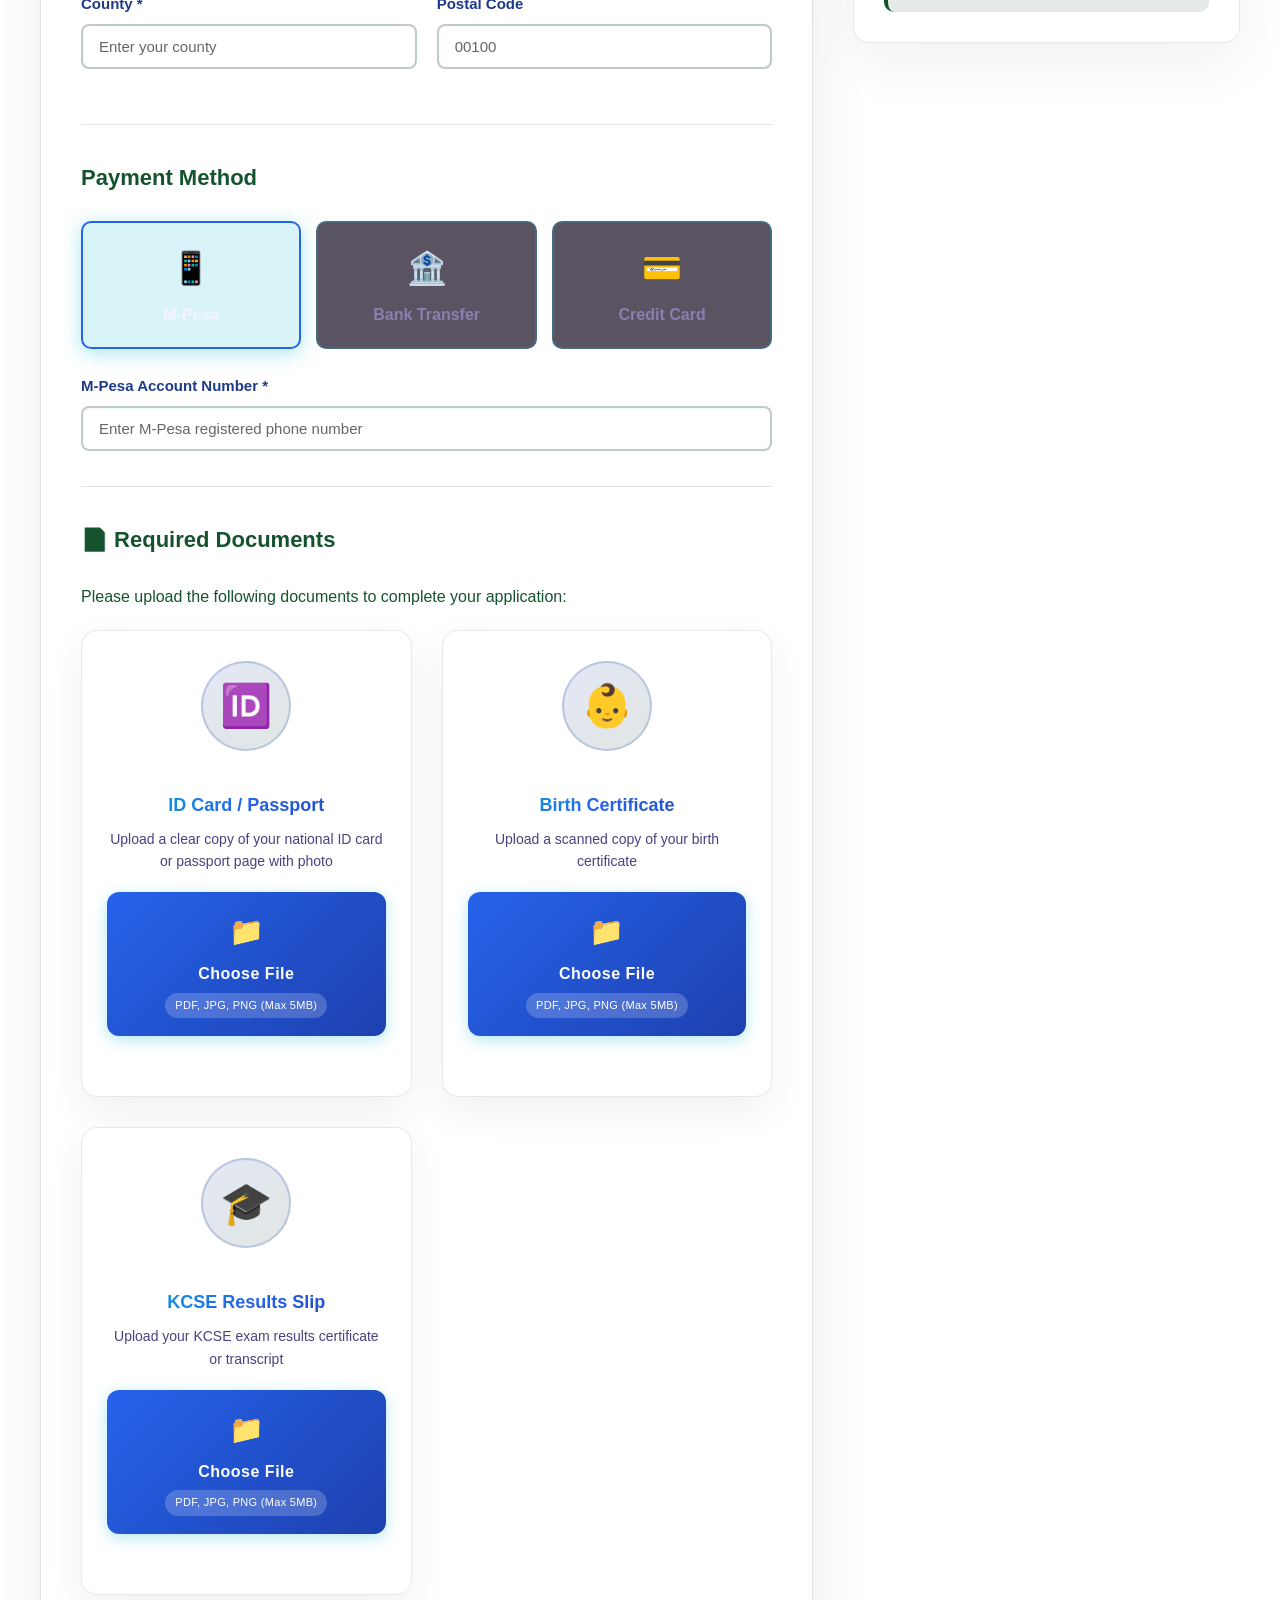
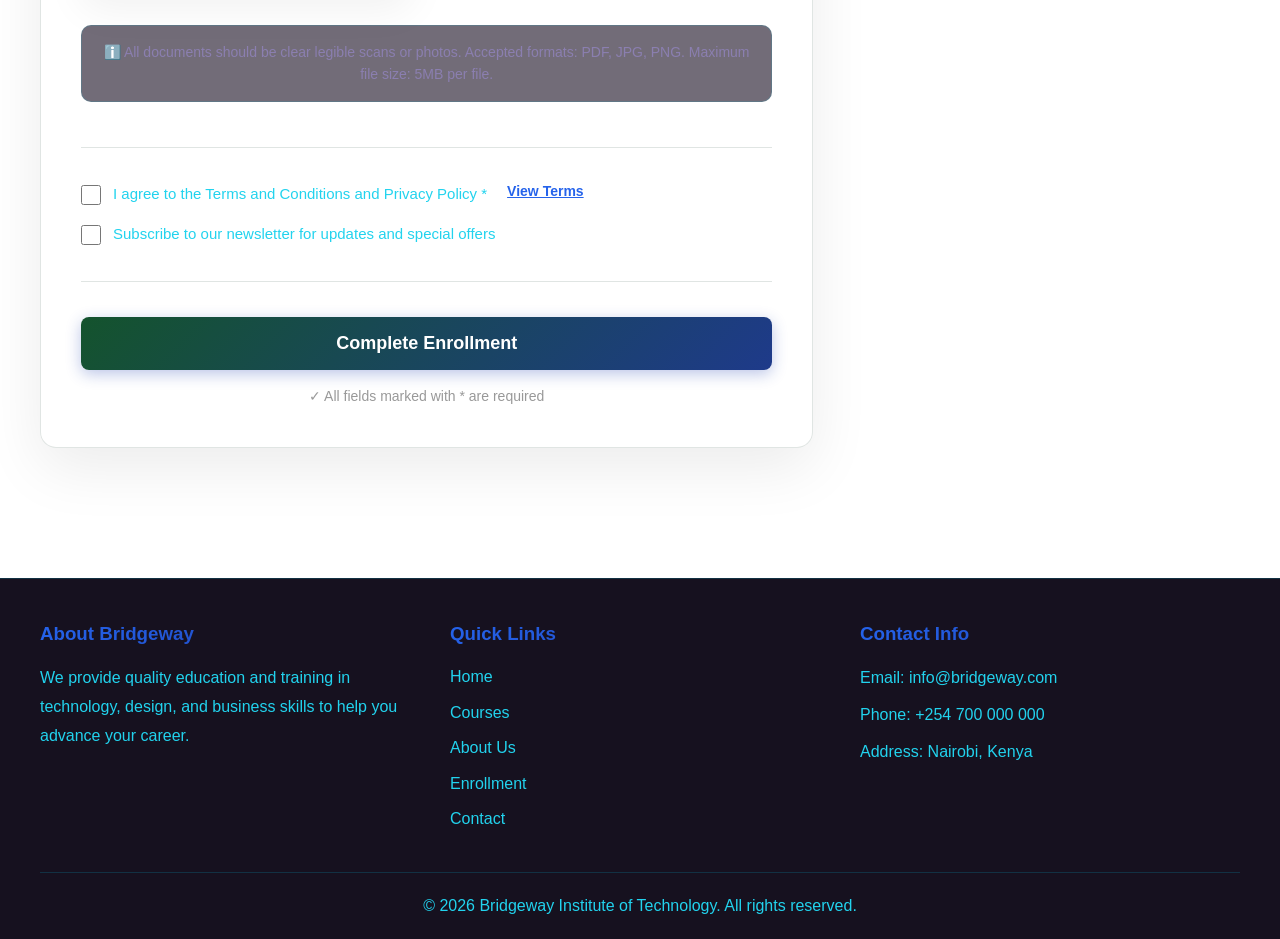
<file: enrollment.html>
<!doctype html>
<html lang="en">
  <head>
    <meta charset="UTF-8" />
    <meta name="viewport" content="width=device-width, initial-scale=1.0" />
    <title>Course Enrollment - Bridgeway</title>
    <link rel="stylesheet" href="style.css" />
  </head>
  <body>
    <div class="particles"></div>
    <!-- Navigation -->
    <nav class="navbar">
      <div class="nav-container">
        <a href="index.html" class="nav-logo">BridgeWay</a>
        <div class="nav-actions">
          <button class="hamburger" aria-label="Toggle menu" aria-expanded="false">
            <span></span>
            <span></span>
            <span></span>
          </button>
          <ul class="nav-menu">
            <li><a href="index.html">Home</a></li>
            <li><a href="courses.html">Courses</a></li>
            <li><a href="about.html">About Us</a></li>
            <li><a href="enrollment.html" class="active">Enrollment</a></li>
            <li><a href="contact.html">Contact</a></li>
          </ul>
        </div>
      </div>
    </nav>

    <!-- Main Content -->
    <main class="enrollment-main">
      <div class="enrollment-container">
        <div class="enrollment-header">
          <h1 class="enrollment-title">Course Enrollment</h1>
          <p class="enrollment-subtitle">
            Join Bridgeway and start your learning journey today
          </p>
        </div>

        <!-- Enrollment Statistics Section -->
        <div class="enrollment-stats-section">
          <div class="stats-box">
            <h2 class="stats-title">📊 Student Enrollment Dashboard</h2>

            <!-- Enrollment Summary Paragraph -->
            <div class="enrollment-summary">
              <p id="enrollmentDisplay" class="enrollment-text">
                Total Enrollments: <span id="totalEnrollments">0</span> students
              </p>
              <p class="enrollment-text">
                <span id="enrollmentDetails"></span>
              </p>
            </div>

            <!-- Enrollment Percentage Chart -->
            <div class="chart-container">
              <h3 class="chart-title">Enrollment Distribution (%)</h3>
              <div id="enrollmentChart" class="chart"></div>
            </div>

            <!-- Animated Line Graph -->
            <div class="chart-container line-chart-container">
              <h3 class="chart-title">Enrollment Trend Over Time</h3>
              <div class="line-chart-wrapper">
                <canvas id="enrollmentLineChart" width="600" height="300"></canvas>
              </div>
            </div>
          </div>
        </div>

        <!-- Course Browser Section -->
        <div class="course-browser-section">
          <div class="browser-box">
            <h2 class="browser-title">🔍 Browse Available Courses</h2>

            <!-- Search Box -->
            <div class="search-section">
              <input
                type="text"
                id="courseBrowserSearch"
                class="course-search-input"
                placeholder="🔎 Search courses by name, duration, or price..."
              />
            </div>

            <!-- Results Area -->
            <div id="courseResultsArea" class="courses-results">
              <!-- Courses will be displayed here using JavaScript -->
            </div>
          </div>
        </div>

        <div class="enrollment-content">
          <!-- Enrollment Form -->
          <div class="enrollment-form-wrapper">
            <form class="enrollment-form" id="enrollmentForm" novalidate>
              <div id="enrollmentFormMessage" class="form-message"></div>
              <!-- Course Selection -->
              <div class="form-section">
                <h2 class="section-title">Select Your Course</h2>
                <div class="form-group">
                  <label for="course" class="form-label">Choose Course *</label>
                  <select id="course" name="course" class="form-input" required>
                    <option value="">-- Select a Course --</option>
                    <option value="Certificate in Web Development">
                      Certificate in Web Development (3 Months - KShs. 30,769)
                    </option>
                    <option value="Diploma in Microsoft Office">
                      Diploma in Microsoft Office (2 Months - KShs. 14,800)
                    </option>
                    <option value="Certificate in Graphic Design">
                      Certificate in Graphic Design (4 Months - KShs. 26,545)
                    </option>
                    <option value="Certificate in Computer Networking">
                      Certificate in Computer Networking (5 Months - KShs.
                      35,978)
                    </option>
                    <option value="Certificate in C++ Programming">
                      Certificate in C++ Programming (4 Months - KShs. 28,500)
                    </option>
                    <option value="Diploma in C# Programming">
                      Diploma in C# Programming (6 Months - KShs. 42,000)
                    </option>
                  </select>
                </div>
              </div>

              <!-- Personal Information -->
              <div class="form-section" id="personal-info-section">
                <h2 class="section-title">Personal Information</h2>

                <div class="form-row">
                  <div class="form-group">
                    <label for="firstName" class="form-label"
                      >First Name *</label
                    >
                    <input
                      type="text"
                      id="firstName"
                      name="firstName"
                      class="form-input"
                      placeholder="Enter your first name"
                      required
                    />
                  </div>
                  <div class="form-group">
                    <label for="lastName" class="form-label">Last Name *</label>
                    <input
                      type="text"
                      id="lastName"
                      name="lastName"
                      class="form-input"
                      placeholder="Enter your last name"
                      required
                    />
                  </div>
                </div>

                <div class="form-group">
                  <label for="email" class="form-label">Email Address *</label>
                  <input
                    type="email"
                    id="email"
                    name="email"
                    class="form-input"
                    placeholder="your.email@example.com"
                    required
                  />
                </div>

                <div class="form-group">
                  <label for="phone" class="form-label">Phone Number *</label>
                  <input
                    type="tel"
                    id="phone"
                    name="phone"
                    class="form-input"
                    placeholder="+254 700 000 000"
                    required
                  />
                </div>

                <div class="form-group">
                  <label for="education" class="form-label"
                    >Education Level</label
                  >
                  <select id="education" name="education" class="form-input">
                    <option value="">-- Select Education Level --</option>
                    <option value="high-school">High School</option>
                    <option value="diploma">Diploma</option>
                    <option value="bachelor">Bachelor's Degree</option>
                    <option value="master">Master's Degree</option>
                    <option value="phd">PhD</option>
                  </select>
                </div>
              </div>

              <!-- Address Information -->
              <div class="form-section">
                <h2 class="section-title">Address Information</h2>

                <div class="form-group">
                  <label for="city" class="form-label">City *</label>
                  <input
                    type="text"
                    id="city"
                    name="city"
                    class="form-input"
                    placeholder="Enter your city"
                    required
                  />
                </div>

                <div class="form-row">
                  <div class="form-group">
                    <label for="county" class="form-label">County *</label>
                    <input
                      type="text"
                      id="county"
                      name="county"
                      class="form-input"
                      placeholder="Enter your county"
                      required
                    />
                  </div>
                  <div class="form-group">
                    <label for="postalCode" class="form-label"
                      >Postal Code</label
                    >
                    <input
                      type="text"
                      id="postalCode"
                      name="postalCode"
                      class="form-input"
                      placeholder="00100"
                    />
                  </div>
                </div>
              </div>

              <!-- Payment Method -->
              <div class="form-section">
                <h2 class="section-title">Payment Method</h2>

                <div class="payment-methods">
                  <div class="payment-option">
                    <input
                      type="radio"
                      id="mpesa"
                      name="payment"
                      value="mpesa"
                      checked
                    />
                    <label for="mpesa" class="payment-label">
                      <span class="payment-icon">📱</span>
                      M-Pesa
                    </label>
                  </div>

                  <div class="payment-option">
                    <input type="radio" id="bank" name="payment" value="bank" />
                    <label for="bank" class="payment-label">
                      <span class="payment-icon">🏦</span>
                      Bank Transfer
                    </label>
                  </div>

                  <div class="payment-option">
                    <input type="radio" id="card" name="payment" value="card" />
                    <label for="card" class="payment-label">
                      <span class="payment-icon">💳</span>
                      Credit Card
                    </label>
                  </div>
                </div>

                <div class="form-group">
                  <label for="mpesaNumber" class="form-label"
                    >M-Pesa Account Number *</label
                  >
                  <input
                    type="text"
                    id="mpesaNumber"
                    name="mpesaNumber"
                    class="form-input"
                    placeholder="Enter M-Pesa registered phone number"
                    required
                  />
                </div>
              </div>

               <!-- Document Upload Section -->
               <div class="form-section">
                 <h2 class="section-title">📄 Required Documents</h2>
                 <p class="form-note-text">
                   Please upload the following documents to complete your
                   application:
                 </p>

                 <div class="documents-grid">
                   <!-- Identification Card -->
                   <div class="document-card">
                     <div class="document-icon-box">
                       <span class="document-icon-large">🆔</span>
                     </div>
                     <div class="document-info">
                       <h3 class="document-title">ID Card / Passport</h3>
                       <p class="document-desc">
                         Upload a clear copy of your national ID card or
                         passport page with photo
                       </p>
                     </div>
                     <div class="file-input-wrapper">
                       <input
                         type="file"
                         id="idCard"
                         name="idCard"
                         accept="image/*,.pdf"
                         class="file-input"
                       />
                       <label for="idCard" class="file-input-label">
                         <span class="file-input-icon">📁</span>
                         <span class="file-input-text">Choose File</span>
                         <span class="file-input-badge"
                           >PDF, JPG, PNG (Max 5MB)</span
                         >
                       </label>
                     </div>
                     <div class="file-preview" id="idCardPreview"></div>
                   </div>

                   <!-- Birth Certificate -->
                   <div class="document-card">
                     <div class="document-icon-box">
                       <span class="document-icon-large">👶</span>
                     </div>
                     <div class="document-info">
                       <h3 class="document-title">Birth Certificate</h3>
                       <p class="document-desc">
                         Upload a scanned copy of your birth certificate
                       </p>
                     </div>
                     <div class="file-input-wrapper">
                       <input
                         type="file"
                         id="birthCert"
                         name="birthCert"
                         accept="image/*,.pdf"
                         class="file-input"
                       />
                       <label for="birthCert" class="file-input-label">
                         <span class="file-input-icon">📁</span>
                         <span class="file-input-text">Choose File</span>
                         <span class="file-input-badge"
                           >PDF, JPG, PNG (Max 5MB)</span
                         >
                       </label>
                     </div>
                     <div class="file-preview" id="birthCertPreview"></div>
                   </div>

                   <!-- KCSE Results Certificate -->
                   <div class="document-card">
                     <div class="document-icon-box">
                       <span class="document-icon-large">🎓</span>
                     </div>
                     <div class="document-info">
                       <h3 class="document-title">KCSE Results Slip</h3>
                       <p class="document-desc">
                         Upload your KCSE exam results certificate or
                         transcript
                       </p>
                     </div>
                     <div class="file-input-wrapper">
                       <input
                         type="file"
                         id="ksceResults"
                         name="ksceResults"
                         accept="image/*,.pdf"
                         class="file-input"
                       />
                       <label for="ksceResults" class="file-input-label">
                         <span class="file-input-icon">📁</span>
                         <span class="file-input-text">Choose File</span>
                         <span class="file-input-badge"
                           >PDF, JPG, PNG (Max 5MB)</span
                         >
                       </label>
                     </div>
                     <div class="file-preview" id="ksceResultsPreview"></div>
                   </div>
                 </div>

                 <p class="form-note-docs">
                   ℹ️ All documents should be clear legible scans or photos. Accepted
                   formats: PDF, JPG, PNG. Maximum file size: 5MB per file.
                 </p>
               </div>

              <!-- Terms and Conditions -->
              <div class="form-section">
                <div class="form-group checkbox-group">
                  <input type="checkbox" id="terms" name="terms" required />
                  <label for="terms" class="checkbox-label">
                    I agree to the Terms and Conditions and Privacy Policy *
                  </label>
                  <button type="button" class="terms-link" id="termsLink">View Terms</button>
                </div>

                <div class="form-group checkbox-group">
                  <input type="checkbox" id="newsletter" name="newsletter" />
                  <label for="newsletter" class="checkbox-label">
                    Subscribe to our newsletter for updates and special offers
                  </label>
                </div>
              </div>

              <!-- Submit Button -->
              <div class="form-section">
                <button type="submit" class="submit-btn">
                  Complete Enrollment
                </button>
                <p class="form-note">✓ All fields marked with * are required</p>
              </div>
            </form>
          </div>

          <!-- Course Summary Sidebar -->
          <div class="enrollment-sidebar">
            <div class="course-summary">
              <h3 class="summary-title">Course Summary</h3>
              <div id="selectedCourseInfo" class="course-info">
                <p class="info-text">Select a course to see details</p>
              </div>

              <div class="price-breakdown">
                <h4>Price Breakdown</h4>
                <div class="breakdown-item">
                  <span>Tuition Fee:</span>
                  <span id="tuitionFee">KShs. --</span>
                </div>
                <div class="breakdown-item">
                  <span>Platform Fee:</span>
                  <span>KShs. 500</span>
                </div>
                <div class="breakdown-item total">
                  <span>Total Amount:</span>
                  <span id="totalAmount">KShs. --</span>
                </div>
              </div>

              <div class="benefits-box">
                <h4>What You Get</h4>
                <ul class="benefits-list">
                  <li>✓ Lifetime Access to Course Materials</li>
                  <li>✓ Expert Instructors & Mentors</li>
                  <li>✓ Hands-on Projects & Assignments</li>
                  <li>✓ Certificate of Completion</li>
                  <li>✓ Career Support & Guidance</li>
                  <li>✓ Community Forum Access</li>
                </ul>
              </div>

              <div class="info-box">
                <h4>Need Help?</h4>
                <p>Contact our support team:</p>
                <p class="contact-email">
                  <strong>Email:</strong> support@bridgeway.com
                </p>
                <p class="contact-phone">
                  <strong>Phone:</strong> +254 700 000 000
                </p>
              </div>
            </div>
          </div>
        </div>
      </div>
    </main>

    <div class="modal-backdrop" id="termsModal" role="dialog" aria-modal="true" aria-labelledby="termsModalTitle" hidden>
      <div class="modal-card">
        <button type="button" class="modal-close" id="termsModalClose" aria-label="Close terms">×</button>
        <h2 id="termsModalTitle">Terms and Conditions</h2>
        <div class="modal-content">
          <p><strong>Eligibility:</strong> Applicants must provide accurate personal details and meet course requirements before enrollment is confirmed.</p>
          <p><strong>Payment:</strong> Fees are shown in Kenya Shillings and must be paid through the selected payment method before admission is finalized.</p>
          <p><strong>Privacy:</strong> Your submitted information is stored locally in this browser for this demo site and should not be treated as an official government or bank record.</p>
          <p><strong>Conduct:</strong> Students must follow BridgeWay learning rules, respect staff and classmates, and use course resources responsibly.</p>
          <p><strong>Cancellations:</strong> Contact admissions before the course start date if you need to change or cancel your enrollment request.</p>
        </div>
        <button type="button" class="btn btn-primary modal-accept" id="termsModalAccept">I Understand</button>
      </div>
    </div>

    <!-- Footer -->
    <footer class="footer">
      <div class="footer-container">
        <div class="footer-content">
          <div class="footer-section">
            <h3>About Bridgeway</h3>
            <p>
              We provide quality education and training in technology, design,
              and business skills to help you advance your career.
            </p>
          </div>
          <div class="footer-section">
            <h3>Quick Links</h3>
            <ul>
              <li><a href="index.html">Home</a></li>
              <li><a href="courses.html">Courses</a></li>
              <li><a href="about.html">About Us</a></li>
              <li><a href="enrollment.html">Enrollment</a></li>
              <li><a href="contact.html">Contact</a></li>
            </ul>
          </div>
          <div class="footer-section">
            <h3>Contact Info</h3>
            <p>Email: info@bridgeway.com</p>
            <p>Phone: +254 700 000 000</p>
            <p>Address: Nairobi, Kenya</p>
          </div>
        </div>
        <div class="footer-bottom">
          <p>
            &copy; 2026 Bridgeway Institute of Technology. All rights reserved.
          </p>
        </div>
      </div>
    </footer>

    <script src="script.js"></script>
  </body>
</html>
</file>
<file: style.css>
* {
  margin: 0;
  padding: 0;
  box-sizing: border-box;
}

body {
  font-family: 'Segoe UI', Tahoma, Geneva, Verdana, sans-serif;
  line-height: 1.6;
  color: #f5f3ff;
  background: linear-gradient(-45deg, #062e1c, #0a3d26, #1e40af, #2563eb, #06b6d4, #22d3ee, #ffffff, #062e1c);
  background-size: 400% 400%;
  animation: gradientShift 15s ease infinite;
  background-attachment: fixed;
  min-height: 100vh;
  overflow-x: hidden;
}

@keyframes gradientShift {
  0% { background-position: 0% 50%; }
  25% { background-position: 100% 50%; }
  50% { background-position: 100% 0%; }
  75% { background-position: 0% 100%; }
  100% { background-position: 0% 50%; }
}

/* 8D Perspective & Floating Effects */
.perspective-container {
  perspective: 1500px;
  transform-style: preserve-3d;
}

.float-element {
  animation: float 6s ease-in-out infinite;
  transform-style: preserve-3d;
}

@keyframes float {
  0%, 100% { transform: translateY(0px) rotateX(0deg) rotateY(0deg); }
  25% { transform: translateY(-20px) rotateX(2deg) rotateY(-2deg); }
  50% { transform: translateY(-10px) rotateX(-1deg) rotateY(3deg); }
  75% { transform: translateY(-25px) rotateX(3deg) rotateY(-1deg); }
}

.float-element:nth-child(odd) {
  animation-delay: -2s;
  animation-duration: 7s;
}

.float-element:nth-child(even) {
  animation-delay: -4s;
  animation-duration: 8s;
}

.glow-effect {
  animation: glowPulse 3s ease-in-out infinite;
}

@keyframes glowPulse {
  0%, 100% { 
    box-shadow: 0 0 20px rgba(6, 182, 212, 0.4), 0 0 40px rgba(30, 64, 175, 0.3);
    transform: translateZ(0px);
  }
  50% { 
    box-shadow: 0 0 40px rgba(6, 182, 212, 0.7), 0 0 80px rgba(30, 64, 175, 0.5), 0 0 120px rgba(37, 99, 235, 0.3);
    transform: translateZ(20px);
  }
}

.rotate-3d {
  animation: rotate3D 20s linear infinite;
  transform-style: preserve-3d;
}

@keyframes rotate3D {
  0% { transform: rotateY(0deg) rotateX(0deg); }
  100% { transform: rotateY(360deg) rotateX(360deg); }
}

/* Particle Background */
.particles {
  position: fixed;
  top: 0;
  left: 0;
  width: 100%;
  height: 100%;
  pointer-events: none;
  z-index: -1;
  overflow: hidden;
}

.particle {
  position: absolute;
  width: 4px;
  height: 4px;
  background: radial-gradient(circle, rgba(6, 182, 212, 0.9), rgba(30, 64, 175, 0.5));
  border-radius: 50%;
  animation: particleFloat 15s infinite;
  opacity: 0;
}

@keyframes particleFloat {
  0% {
    transform: translateY(100vh) translateX(0) scale(0);
    opacity: 0;
  }
  10% {
    opacity: 1;
  }
  90% {
    opacity: 1;
  }
  100% {
    transform: translateY(-100vh) translateX(100px) scale(1.5);
    opacity: 0;
  }
}

.container {
  max-width: 800px;
  margin: 40px auto;
  padding: 20px;
  background: linear-gradient(135deg, rgba(20, 10, 30, 0.9) 0%, rgba(6, 46, 28, 0.85) 100%);
  border-radius: 20px;
  box-shadow: 0 10px 40px rgba(6, 182, 212, 0.4), 0 0 80px rgba(37, 99, 235, 0.2);
  backdrop-filter: blur(20px);
  border: 2px solid rgba(6, 182, 212, 0.3);
  animation: float 8s ease-in-out infinite;
  transform-style: preserve-3d;
}

h1 {
  text-align: center;
  background: linear-gradient(135deg, #06b6d4 0%, #2563eb 50%, #1e40af 100%);
  -webkit-background-clip: text;
  -webkit-text-fill-color: transparent;
  background-clip: text;
  margin-bottom: 20px;
  animation: textShimmer 3s ease-in-out infinite;
}

@keyframes textShimmer {
  0%, 100% { filter: brightness(1); }
  50% { filter: brightness(1.3); }
}

h2 {
  background: linear-gradient(135deg, #06b6d4 0%, #2563eb 50%, #1e40af 100%);
  -webkit-background-clip: text;
  -webkit-text-fill-color: transparent;
  background-clip: text;
  margin-bottom: 15px;
  animation: textShimmer 3s ease-in-out infinite;
}

h3 {
  background: linear-gradient(135deg, #06b6d4 0%, #2563eb 50%, #1e40af 100%);
  -webkit-background-clip: text;
  -webkit-text-fill-color: transparent;
  background-clip: text;
  margin-top: 20px;
  margin-bottom: 15px;
  animation: textShimmer 3s ease-in-out infinite;
}

p {
  margin-bottom: 10px;
  color: #22d3ee;
}

.btn {
  display: inline-block;
  padding: 12px 24px;
  background: linear-gradient(135deg, #06b6d4 0%, #2563eb 50%, #1e40af 100%);
  background-size: 200% 200%;
  animation: gradientShift 4s ease infinite;
  color: white;
  text-decoration: none;
  border-radius: 12px;
  margin-top: 15px;
  transition: all 0.4s cubic-bezier(0.34, 1.56, 0.64, 1);
  border: 2px solid rgba(255, 255, 255, 0.3);
  box-shadow: 0 8px 25px rgba(6, 182, 212, 0.5), 0 0 40px rgba(37, 99, 235, 0.3);
  font-weight: 700;
  letter-spacing: 0.5px;
  transform-style: preserve-3d;
  position: relative;
  overflow: hidden;
}

.btn::before {
  content: '';
  position: absolute;
  top: -50%;
  left: -50%;
  width: 200%;
  height: 200%;
  background: radial-gradient(circle, rgba(255, 255, 255, 0.3) 0%, transparent 70%);
  transform: scale(0);
  transition: transform 0.6s ease;
}

.btn:hover::before {
  transform: scale(1);
}

.btn:hover {
  transform: translateY(-4px) rotateX(5deg) rotateY(5deg) scale(1.05);
  box-shadow: 0 15px 40px rgba(6, 182, 212, 0.7), 0 0 60px rgba(37, 99, 235, 0.5), 0 0 100px rgba(30, 64, 175, 0.4);
  border-color: rgba(255, 255, 255, 0.6);
}

.btn:active {
  transform: translateY(0) scale(0.98);
}

.contact-info {
  background: rgba(20, 10, 30, 0.7);
  padding: 20px;
  border-radius: 8px;
  margin-top: 30px;
  border-left: 4px solid #2563eb;
}

.contact-info p {
  margin-bottom: 12px;
  color: #22d3ee;
}

/* Navigation */
.navbar {
  background: linear-gradient(135deg, rgba(10, 10, 10, 0.9) 0%, rgba(6, 46, 28, 0.85) 100%);
  padding: 15px 0;
  position: sticky;
  top: 0;
  z-index: 100;
  box-shadow: 0 10px 40px rgba(6, 182, 212, 0.5), 0 0 80px rgba(37, 99, 235, 0.3);
  border-bottom: 3px solid rgba(6, 182, 212, 0.5);
  backdrop-filter: blur(20px);
  transform: translateZ(0);
  animation: navbarGlow 4s ease-in-out infinite;
}

@keyframes navbarGlow {
  0%, 100% { box-shadow: 0 10px 40px rgba(6, 182, 212, 0.5), 0 0 80px rgba(37, 99, 235, 0.3); }
  50% { box-shadow: 0 15px 60px rgba(6, 182, 212, 0.7), 0 0 120px rgba(37, 99, 235, 0.5), 0 0 160px rgba(245, 158, 11, 0.3); }
}

.nav-logo {
  color: #67e8f9;
  text-decoration: none;
  font-weight: 700;
  font-size: 24px;
  background: linear-gradient(135deg, #06b6d4 0%, #2563eb 50%, #ffffff 100%);
  -webkit-background-clip: text;
  -webkit-text-fill-color: transparent;
  background-clip: text;
  margin-right: 30px;
  transition: transform 0.3s ease;
}

.nav-logo:hover {
  transform: scale(1.05);
}

.nav-container {
  max-width: 1200px;
  margin: 0 auto;
  display: flex;
  justify-content: space-between;
  align-items: center;
  padding: 0 20px;
}

.nav-menu {
  display: flex;
  list-style: none;
  gap: 8px;
}

.nav-menu a {
  color: #67e8f9;
  text-decoration: none;
  font-weight: 600;
  font-size: 15px;
  padding: 10px 18px;
  border-radius: 10px;
  position: relative;
  transition: all 0.4s cubic-bezier(0.34, 1.56, 0.64, 1);
  min-height: 44px;
  display: flex;
  align-items: center;
  letter-spacing: 0.2px;
  transform-style: preserve-3d;
  background: rgba(255, 255, 255, 0.05);
  border: 1px solid rgba(6, 182, 212, 0.2);
}

.nav-menu a:hover,
.nav-menu a.active {
  color: #ffffff;
  background: linear-gradient(135deg, rgba(6, 182, 212, 0.4) 0%, rgba(37, 99, 235, 0.3) 100%);
  transform: translateY(-2px) rotateX(5deg) scale(1.05);
  box-shadow: 0 8px 25px rgba(6, 182, 212, 0.5), 0 0 40px rgba(37, 99, 235, 0.3);
  border-color: rgba(6, 182, 212, 0.5);
}

.nav-menu a:focus-visible {
  outline: 3px solid #2563eb;
  outline-offset: 3px;
  border-radius: 8px;
}

.nav-menu a::after {
  content: '';
  position: absolute;
  bottom: 4px;
  left: 50%;
  transform: translateX(-50%) scaleX(0);
  width: 60%;
  height: 3px;
  background: linear-gradient(90deg, #2563eb, #ffffff);
  border-radius: 2px;
  transition: transform 0.3s ease;
}

.nav-menu a:hover::after,
.nav-menu a.active::after {
  transform: translateX(-50%) scaleX(1);
}

/* ===== Courses Page Styles ===== */
.courses-main {
  background-color: #f4f4f4;
  padding: 40px 20px;
  min-height: calc(100vh - 200px);
}

.courses-container {
  max-width: 1200px;
  margin: 0 auto;
  background-color: white;
  padding: 40px;
  border-radius: 12px;
  box-shadow: 0 4px 20px rgba(0, 0, 0, 0.08);
}

.courses-title {
  text-align: center;
  color: #14532d;
  margin-bottom: 40px;
  font-size: 36px;
  font-weight: 700;
}

/* Search Bar Styles */
.search-container {
  display: flex;
  justify-content: center;
  margin-bottom: 40px;
}

.search-bar {
  width: 100%;
  max-width: 500px;
  padding: 14px 20px;
  font-size: 16px;
  border: 2px solid #14532d;
  border-radius: 25px;
  outline: none;
  transition: all 0.3s ease;
  box-shadow: 0 2px 10px rgba(30, 64, 175, 0.1);
}

.search-bar:focus {
  border-color: #1e3a8a;
  box-shadow: 0 4px 15px rgba(30, 64, 175, 0.25);
  transform: translateY(-2px);
}

.search-bar::placeholder {
  color: #999;
}

/* Courses Grid and Cards */
.courses-grid {
  display: grid;
  grid-template-columns: repeat(auto-fit, minmax(280px, 1fr));
  gap: 30px;
  margin-bottom: 30px;
}

.course-card {
  background: linear-gradient(135deg, rgba(255, 255, 255, 0.95) 0%, rgba(37, 99, 235, 0.1) 100%);
  border: 2px solid rgba(6, 182, 212, 0.3);
  border-radius: 20px;
  overflow: hidden;
  padding: 25px;
  transition: all 0.5s cubic-bezier(0.34, 1.56, 0.64, 1);
  display: flex;
  flex-direction: column;
  box-shadow: 0 15px 50px rgba(6, 182, 212, 0.4), 0 0 80px rgba(37, 99, 235, 0.2);
  transform-style: preserve-3d;
  position: relative;
}

.course-card::before {
  content: '';
  position: absolute;
  top: -50%;
  left: -50%;
  width: 200%;
  height: 200%;
  background: conic-gradient(from 0deg, transparent, rgba(6, 182, 212, 0.4), transparent 30%);
  animation: rotateBorder 4s linear infinite;
  opacity: 0;
  transition: opacity 0.3s ease;
  z-index: -1;
}

.course-card:hover::before {
  opacity: 1;
}

.course-card:hover {
  border-color: #06b6d4;
  box-shadow: 0 25px 70px rgba(6, 182, 212, 0.6), 0 0 120px rgba(37, 99, 235, 0.4), 0 0 180px rgba(245, 158, 11, 0.3);
  transform: translateY(-12px) rotateX(5deg) rotateY(5deg) scale(1.03);
}

.card-header {
  margin-bottom: 20px;
  border-bottom: 3px solid #14532d;
  padding-bottom: 15px;
}

.card-title {
  color: #14532d;
  font-size: 20px;
  margin: 0;
  font-weight: 700;
}

.card-body {
  flex-grow: 1;
  margin-bottom: 20px;
}

.card-description {
  color: #555;
  font-size: 14px;
  line-height: 1.7;
  margin-bottom: 20px;
  text-align: justify;
}

.card-details {
  background-color: #f5f3ff;
  padding: 15px;
  border-radius: 8px;
  border-left: 4px solid #14532d;
}

.detail-item {
  display: flex;
  justify-content: space-between;
  margin-bottom: 10px;
  font-size: 15px;
}

.detail-item:last-child {
  margin-bottom: 0;
}

.detail-label {
  color: #666;
  font-weight: 600;
}

.detail-value {
  color: #333;
  font-weight: 500;
}

.detail-price {
  color: #14532d;
  font-weight: 700;
  font-size: 16px;
}

.card-btn {
  background-color: #14532d;
  color: white;
  border: none;
  padding: 12px 24px;
  border-radius: 6px;
  font-size: 16px;
  font-weight: 600;
  cursor: pointer;
  transition: all 0.3s ease;
  width: 100%;
}

.card-btn:hover {
  background-color: #1e3a8a;
  transform: scale(1.02);
  box-shadow: 0 4px 12px rgba(30, 64, 175, 0.3);
}

.card-btn:active {
  transform: scale(0.98);
}

/* No Results Message */
.no-results {
  text-align: center;
  padding: 40px;
  color: #999;
  font-size: 18px;
}

.no-results p {
  margin: 0;
}

/* ===== Enrollment Page Styles ===== */
.enrollment-main {
  background: linear-gradient(135deg, #f5f3ff 0%, #ede9fe 50%, #f5f3ff 100%);
  background-attachment: fixed;
  padding: 50px 20px;
  min-height: calc(100vh - 100px);
}

.enrollment-container {
  max-width: 1200px;
  margin: 0 auto;
}

.enrollment-header {
  text-align: center;
  margin-bottom: 50px;
  animation: fadeInDown 0.6s ease;
}

.enrollment-title {
  font-size: 42px;
  font-weight: 700;
  background: linear-gradient(135deg, #2563eb 0%, #1e40af 100%);
  -webkit-background-clip: text;
  -webkit-text-fill-color: transparent;
  background-clip: text;
  margin-bottom: 15px;
}

.enrollment-subtitle {
  font-size: 18px;
  color: #22d3ee;
  margin-bottom: 0;
}

.enrollment-content {
  display: grid;
  grid-template-columns: 2fr 1fr;
  gap: 40px;
  margin-bottom: 40px;
}

/* Form Styles */
.enrollment-form-wrapper {
  background: rgba(255, 255, 255, 0.92);
  border-radius: 16px;
  padding: 40px;
  box-shadow: 0 20px 60px rgba(10, 10, 10, 0.08);
  border: 1px solid rgba(6, 46, 28, 0.12);
  backdrop-filter: blur(10px);
}

.enrollment-form {
  display: flex;
  flex-direction: column;
}

.form-section {
  margin-bottom: 35px;
  padding-bottom: 35px;
  border-bottom: 1px solid rgba(6, 46, 28, 0.12);
}

.form-section:last-child {
  border-bottom: none;
  margin-bottom: 0;
  padding-bottom: 0;
}

.section-title {
  font-size: 22px;
  font-weight: 700;
  background: linear-gradient(135deg, #14532d 0%, #14532d 100%);
  -webkit-background-clip: text;
  -webkit-text-fill-color: transparent;
  background-clip: text;
  margin-bottom: 25px;
  display: flex;
  align-items: center;
}

.form-group {
  margin-bottom: 20px;
}

.form-group:last-child {
  margin-bottom: 0;
}

.form-row {
  display: grid;
  grid-template-columns: 1fr 1fr;
  gap: 20px;
}

.form-label {
  display: block;
  margin-bottom: 8px;
  font-weight: 600;
  color: #1e3a8a;
  font-size: 15px;
}

.form-input {
  width: 100%;
  padding: 12px 16px;
  border: 2px solid rgba(6, 46, 28, 0.25);
  border-radius: 8px;
  font-size: 15px;
  transition: all 0.3s ease;
  font-family: 'Segoe UI', Tahoma, Geneva, Verdana, sans-serif;
  background-color: #ffffff;
  color: #14532d;
  box-shadow: inset 0 1px 3px rgba(10, 10, 10, 0.04);
}

.form-input:focus {
  outline: none;
  border-color: #14532d;
  box-shadow: 0 0 0 3px rgba(30, 64, 175, 0.18);
}

.form-input::placeholder {
  color: #666;
}

.form-input option {
  padding: 10px;
}

/* Payment Methods */
.payment-methods {
  display: grid;
  grid-template-columns: repeat(3, 1fr);
  gap: 15px;
  margin-bottom: 25px;
}

.payment-option {
  position: relative;
}

.payment-option input[type='radio'] {
  display: none;
}

.payment-label {
  display: flex;
  flex-direction: column;
  align-items: center;
  justify-content: center;
  padding: 20px;
  border: 2px solid rgba(6, 182, 212, 0.25);
  border-radius: 10px;
  cursor: pointer;
  transition: all 0.3s ease;
  font-weight: 600;
  color: #8b7fb0;
  background: rgba(20, 10, 30, 0.7);
  backdrop-filter: blur(5px);
}

.payment-icon {
  font-size: 32px;
  margin-bottom: 8px;
}

.payment-option input[type='radio']:checked + .payment-label {
  border-color: #2563eb;
  background: rgba(6, 182, 212, 0.15);
  color: #f5f3ff;
  box-shadow: 0 4px 20px rgba(6, 182, 212, 0.35);
}

/* Checkbox Styles */
.checkbox-group {
  display: flex;
  align-items: flex-start;
  gap: 12px;
  margin-bottom: 18px;
}

.checkbox-group input[type='checkbox'] {
  width: 20px;
  height: 20px;
  margin-top: 2px;
  cursor: pointer;
  accent-color: #2563eb;
  flex-shrink: 0;
}

.checkbox-group input[type='checkbox'][style*='255, 107, 107'] + .checkbox-label {
  color: #ff6b6b;
  font-weight: 700;
}

.checkbox-label {
  font-size: 15px;
  color: #22d3ee;
  cursor: pointer;
  line-height: 1.5;
}

/* Submit Button */
.submit-btn {
  background: linear-gradient(135deg, #14532d 0%, #1e3a8a 100%);
  color: white;
  border: none;
  padding: 16px 40px;
  border-radius: 8px;
  font-size: 18px;
  font-weight: 700;
  cursor: pointer;
  transition: all 0.3s ease;
  box-shadow: 0 4px 15px rgba(30, 64, 175, 0.3);
  width: 100%;
  margin-bottom: 15px;
}

.submit-btn:hover {
  transform: translateY(-2px);
  box-shadow: 0 6px 20px rgba(30, 64, 175, 0.4);
}

.submit-btn:active {
  transform: translateY(0);
}

.form-note {
  text-align: center;
  color: #999;
  font-size: 14px;
  margin: 0;
}

/* ===== Document Upload Section ===== */
.documents-grid {
  display: grid;
  grid-template-columns: repeat(auto-fit, minmax(300px, 1fr));
  gap: 30px;
  margin-bottom: 30px;
}

.document-card {
  background: rgba(255, 255, 255, 0.96);
  border-radius: 16px;
  padding: 30px 25px;
  box-shadow: 0 14px 40px rgba(10, 10, 10, 0.06);
  border: 1px solid rgba(6, 46, 28, 0.1);
  transition: all 0.3s ease;
  display: flex;
  flex-direction: column;
  align-items: center;
  text-align: center;
  backdrop-filter: blur(10px);
}

.document-card:hover {
  transform: translateY(-5px);
  box-shadow: 0 22px 55px rgba(6, 46, 28, 0.14);
  border-color: rgba(6, 46, 28, 0.25);
}

.document-icon-box {
  width: 90px;
  height: 90px;
  background: linear-gradient(135deg, rgba(30, 64, 175, 0.12) 0%, rgba(6, 46, 28, 0.12) 100%);
  border-radius: 50%;
  display: flex;
  align-items: center;
  justify-content: center;
  margin-bottom: 20px;
  border: 2px solid rgba(30, 64, 175, 0.2);
}

.document-icon-large {
  font-size: 42px;
}

.document-info {
  margin-bottom: 20px;
}

.document-title {
  font-size: 18px;
  font-weight: 700;
  color: #14532d;
  margin-bottom: 8px;
}

.document-desc {
  font-size: 14px;
  color: #4c4080;
  line-height: 1.6;
  margin-bottom: 0;
}

.file-input-wrapper {
  width: 100%;
  margin-bottom: 15px;
}

.file-input {
  display: none;
}

.file-input-label {
  display: flex;
  flex-direction: column;
  align-items: center;
  justify-content: center;
  gap: 6px;
  padding: 18px 20px;
  background: linear-gradient(135deg, #2563eb 0%, #1e40af 100%);
  color: white;
  border-radius: 12px;
  cursor: pointer;
  transition: all 0.3s ease;
  box-shadow: 0 4px 15px rgba(6, 182, 212, 0.3);
  text-align: center;
  border: none;
  min-height: 80px;
  position: relative;
  overflow: hidden;
}

.file-input-label:hover {
  background: linear-gradient(135deg, #06b6d4 0%, #1e40af 100%);
  transform: translateY(-2px);
  box-shadow: 0 6px 25px rgba(6, 182, 212, 0.5);
}

.file-input-label:active {
  transform: translateY(0);
}

.file-input-icon {
  font-size: 28px;
}

.file-input-text {
  font-size: 16px;
  font-weight: 700;
  letter-spacing: 0.5px;
}

.file-input-badge {
  font-size: 11px;
  background: rgba(255, 255, 255, 0.2);
  padding: 4px 10px;
  border-radius: 20px;
  font-weight: 500;
  letter-spacing: 0.3px;
}

.file-preview {
  width: 100%;
  min-height: 10px;
  margin-top: 5px;
  display: flex;
  flex-direction: column;
  align-items: center;
  gap: 8px;
}

.file-preview img {
  max-width: 100%;
  max-height: 160px;
  border-radius: 10px;
  border: 2px solid rgba(6, 182, 212, 0.4);
  box-shadow: 0 4px 15px rgba(0, 0, 0, 0.3);
  object-fit: contain;
}

.file-preview .preview-name {
  font-size: 13px;
  color: #22d3ee;
  background: rgba(20, 10, 30, 0.9);
  padding: 6px 12px;
  border-radius: 20px;
  border: 1px solid rgba(6, 182, 212, 0.3);
  max-width: 100%;
  overflow: hidden;
  text-overflow: ellipsis;
  white-space: nowrap;
  text-align: center;
}

.form-note-docs {
  text-align: center;
  color: #8b7fb0;
  font-size: 14px;
  margin-top: 20px;
  padding: 15px;
  background: rgba(20, 10, 30, 0.6);
  border-radius: 10px;
  border: 1px solid rgba(6, 182, 212, 0.15);
  line-height: 1.6;
}

.preview-error {
  color: #06b6d4;
  font-size: 13px;
  background: rgba(6, 182, 212, 0.1);
  padding: 8px 12px;
  border-radius: 8px;
  border: 1px solid rgba(6, 182, 212, 0.3);
  text-align: center;
}

/* Sidebar Styles */
.enrollment-sidebar {
  animation: fadeInUp 0.6s ease;
}

.course-summary {
  background: rgba(255, 255, 255, 0.96);
  border-radius: 16px;
  padding: 30px;
  box-shadow: 0 20px 60px rgba(10, 10, 10, 0.06);
  border: 1px solid rgba(6, 46, 28, 0.1);
  position: sticky;
  top: 100px;
  backdrop-filter: blur(10px);
}

.summary-title {
  font-size: 24px;
  font-weight: 700;
  background: linear-gradient(135deg, #2563eb 0%, #1e40af 100%);
  -webkit-background-clip: text;
  -webkit-text-fill-color: transparent;
  background-clip: text;
  margin-bottom: 25px;
  margin-top: 0;
}

.course-info {
  background: rgba(20, 10, 30, 0.6);
  padding: 20px;
  border-radius: 10px;
  border-left: 4px solid #2563eb;
  margin-bottom: 25px;
  min-height: 60px;
  display: flex;
  align-items: center;
}

.info-text {
  color: #22d3ee;
  margin: 0;
  font-style: italic;
}

.price-breakdown {
  background: rgba(6, 182, 212, 0.08);
  padding: 20px;
  border-radius: 10px;
  margin-bottom: 25px;
}

.price-breakdown h4 {
  background: linear-gradient(135deg, #2563eb 0%, #1e40af 100%);
  -webkit-background-clip: text;
  -webkit-text-fill-color: transparent;
  background-clip: text;
  margin: 0 0 15px 0;
  font-weight: 700;
  font-size: 16px;
}

.breakdown-item {
  display: flex;
  justify-content: space-between;
  padding: 10px 0;
  border-bottom: 1px solid rgba(6, 182, 212, 0.15);
  font-size: 15px;
  color: #22d3ee;
}

.breakdown-item:last-child {
  border-bottom: none;
}

.breakdown-item.total {
  font-weight: 700;
  font-size: 18px;
  background: linear-gradient(135deg, #2563eb 0%, #1e40af 100%);
  -webkit-background-clip: text;
  -webkit-text-fill-color: transparent;
  background-clip: text;
  padding-top: 15px;
  padding-bottom: 0;
}

/* Benefits Box */
.benefits-box {
  background: rgba(39, 174, 96, 0.1);
  padding: 20px;
  border-radius: 10px;
  border-left: 4px solid #14532d;
  margin-bottom: 25px;
}

.benefits-box h4 {
  color: #14532d;
  margin: 0 0 15px 0;
  font-weight: 700;
  font-size: 16px;
}

.benefits-list {
  list-style: none;
  margin: 0;
  padding: 0;
}

.benefits-list li {
  padding: 8px 0;
  color: #22d3ee;
  font-size: 14px;
  line-height: 1.6;
}

/* Info Box */
.info-box {
  background: rgba(6, 46, 28, 0.1);
  padding: 20px;
  border-radius: 10px;
  border-left: 4px solid #14532d;
}

.info-box h4 {
  color: #2563eb;
  margin: 0 0 12px 0;
  font-weight: 700;
  font-size: 16px;
}

.info-box p {
  margin-bottom: 8px;
  font-size: 14px;
  color: #22d3ee;
}

.contact-email,
.contact-phone {
  margin-bottom: 8px;
}

/* Footer */
footer {
  background: rgba(10, 5, 20, 0.95);
  color: #22d3ee;
  padding: 40px 20px 20px;
  margin-top: 40px;
  border-top: 1px solid rgba(6, 182, 212, 0.2);
  backdrop-filter: blur(10px);
}

.footer-container {
  max-width: 1200px;
  margin: 0 auto;
}

.footer-content {
  display: grid;
  grid-template-columns: repeat(auto-fit, minmax(250px, 1fr));
  gap: 30px;
  margin-bottom: 30px;
}

.footer-section h3 {
  background: linear-gradient(135deg, #2563eb 0%, #1e40af 100%);
  -webkit-background-clip: text;
  -webkit-text-fill-color: transparent;
  background-clip: text;
  margin-top: 0;
  margin-bottom: 15px;
  font-weight: 700;
}

.footer-section p {
  line-height: 1.8;
  margin-bottom: 8px;
  color: #22d3ee;
}

.footer-section ul {
  list-style: none;
}

.footer-section ul li {
  margin-bottom: 10px;
}

.footer-section ul li a {
  color: #22d3ee;
  text-decoration: none;
  transition: all 0.3s ease;
}

.footer-section ul li a:hover {
  color: #2563eb;
}

.footer-bottom {
  text-align: center;
  padding-top: 20px;
  border-top: 1px solid rgba(6, 182, 212, 0.2);
  color: #999;
}

footer p {
  margin-bottom: 0;
}

/* Animations */
@keyframes fadeInDown {
  from {
    opacity: 0;
    transform: translateY(-30px);
  }
  to {
    opacity: 1;
    transform: translateY(0);
  }
}

@keyframes fadeInUp {
  from {
    opacity: 0;
    transform: translateY(30px);
  }
  to {
    opacity: 1;
    transform: translateY(0);
  }
}

/* Responsive Design */
@media (max-width: 768px) {
  .payment-methods {
    grid-template-columns: 1fr;
  }

  .form-row {
    grid-template-columns: 1fr;
  }

  .enrollment-content {
    grid-template-columns: 1fr;
  }

  .form-section {
    margin-bottom: 25px;
    padding-bottom: 25px;
  }

  .submit-btn {
    padding: 14px 20px;
    font-size: 16px;
  }

  .enrollment-title {
    font-size: 24px;
  }

  .summary-title {
    font-size: 18px;
  }
}

/* ===== Home Page Styles ===== */
.home-main {
  background: transparent;
  padding-top: 0;
}

.hero-section {
  background: linear-gradient(135deg, rgba(10, 10, 10, 0.85) 0%, rgba(26, 5, 51, 0.9) 40%, rgba(6, 46, 28, 0.85) 100%);
  color: white;
  padding: 120px 20px;
  text-align: center;
  position: relative;
  overflow: hidden;
  backdrop-filter: blur(15px);
  border-bottom: 3px solid rgba(6, 182, 212, 0.4);
  box-shadow: 0 20px 60px rgba(0, 0, 0, 0.5), inset 0 0 100px rgba(6, 182, 212, 0.15);
}

.hero-section::before {
  content: "";
  position: absolute;
  inset: 0;
  background: 
    radial-gradient(circle at 20% 50%, rgba(6, 182, 212, 0.35) 0%, transparent 50%),
    radial-gradient(circle at 80% 50%, rgba(37, 99, 235, 0.3) 0%, transparent 50%),
    radial-gradient(circle at 50% 80%, rgba(245, 158, 11, 0.2) 0%, transparent 40%);
  pointer-events: none;
  animation: heroGlow 8s ease-in-out infinite;
}

@keyframes heroGlow {
  0%, 100% { opacity: 0.8; transform: scale(1); }
  50% { opacity: 1; transform: scale(1.1); }
}

.hero-content {
  max-width: 800px;
  margin: 0 auto;
  animation: fadeInDown 0.8s ease;
  position: relative;
  z-index: 1;
}

.hero-title {
  font-size: 52px;
  font-weight: 800;
  margin-bottom: 24px;
  color: white;
  letter-spacing: -0.5px;
}

.hero-subtitle {
  font-size: 20px;
  margin-bottom: 44px;
  color: rgba(255, 255, 255, 0.85);
  font-weight: 300;
  letter-spacing: 0.3px;
}

.hero-buttons {
  display: flex;
  gap: 20px;
  justify-content: center;
  flex-wrap: wrap;
}

.btn-primary {
  background: linear-gradient(135deg, #ffffff 0%, #f3f0ff 100%);
  color: #14532d;
  font-weight: 700;
  box-shadow: 0 8px 30px rgba(30, 64, 175, 0.35);
}

.btn-primary:hover {
  background: linear-gradient(135deg, #ffffff 0%, #ede9fe 100%);
  transform: translateY(-3px);
  box-shadow: 0 12px 40px rgba(30, 64, 175, 0.5);
}

.btn-secondary {
  background: rgba(255, 255, 255, 0.08);
  color: white;
  border: 2px solid rgba(255, 255, 255, 0.5);
  backdrop-filter: blur(4px);
}

.btn-secondary {
  background: linear-gradient(135deg, rgba(255, 255, 255, 0.15) 0%, rgba(6, 182, 212, 0.2) 100%);
  color: white;
  border: 2px solid rgba(255, 255, 255, 0.5);
  backdrop-filter: blur(4px);
  background-size: 200% 200%;
  animation: gradientShift 4s ease infinite;
}

.btn-secondary:hover {
  background: linear-gradient(135deg, rgba(255, 255, 255, 0.25) 0%, rgba(37, 99, 235, 0.3) 100%);
  border-color: rgba(255, 255, 255, 0.8);
  transform: translateY(-4px) rotateX(5deg) rotateY(5deg) scale(1.05);
  box-shadow: 0 15px 40px rgba(6, 182, 212, 0.6), 0 0 60px rgba(37, 99, 235, 0.4);
}

.welcome-section {
  background: linear-gradient(135deg, rgba(255, 255, 255, 0.95) 0%, rgba(37, 99, 235, 0.15) 100%);
  padding: 56px 50px;
  border-radius: 20px;
  margin-bottom: 50px;
  box-shadow: 0 15px 50px rgba(6, 182, 212, 0.4), 0 0 80px rgba(37, 99, 235, 0.2);
  border: 2px solid rgba(6, 182, 212, 0.3);
  animation: float 8s ease-in-out infinite;
}

.welcome-section h2 {
  font-size: 32px;
  margin-bottom: 28px;
  background: linear-gradient(135deg, #2563eb 0%, #06b6d4 50%, #22d3ee 100%);
  -webkit-background-clip: text;
  -webkit-text-fill-color: transparent;
  background-clip: text;
  animation: textShimmer 3s ease-in-out infinite;
}

.welcome-section p {
  font-size: 16px;
  line-height: 1.85;
  color: #14532d;
  margin-bottom: 16px;
  font-weight: 500;
}

.why-choose-section {
  margin-bottom: 50px;
}

.why-choose-section h2 {
  font-size: 32px;
  text-align: center;
  margin-bottom: 44px;
  background: linear-gradient(135deg, #2563eb 0%, #06b6d4 50%, #22d3ee 100%);
  -webkit-background-clip: text;
  -webkit-text-fill-color: transparent;
  background-clip: text;
  animation: textShimmer 3s ease-in-out infinite;
}

.features-grid {
  display: grid;
  grid-template-columns: repeat(4, 1fr);
  gap: 30px;
}

@media (max-width: 992px) {
  .features-grid {
    grid-template-columns: repeat(2, 1fr);
  }
}

@media (max-width: 600px) {
  .features-grid {
    grid-template-columns: 1fr;
  }
}

.feature-card {
  background: linear-gradient(135deg, rgba(255, 255, 255, 0.95) 0%, rgba(30, 64, 175, 0.1) 100%);
  padding: 36px 28px;
  border-radius: 20px;
  text-align: center;
  box-shadow: 0 15px 50px rgba(6, 182, 212, 0.4), 0 0 80px rgba(37, 99, 235, 0.2);
  border: 2px solid rgba(6, 182, 212, 0.3);
  transition: all 0.5s cubic-bezier(0.34, 1.56, 0.64, 1);
  position: relative;
  overflow: hidden;
  transform-style: preserve-3d;
}

.feature-card::before {
  content: "";
  position: absolute;
  top: -50%;
  left: -50%;
  width: 200%;
  height: 200%;
  background: conic-gradient(from 0deg, transparent, rgba(6, 182, 212, 0.3), transparent 30%);
  animation: rotateBorder 4s linear infinite;
  opacity: 0;
  transition: opacity 0.3s ease;
}

.feature-card:hover::before {
  opacity: 1;
}

@keyframes rotateBorder {
  100% { transform: rotate(360deg); }
}

.feature-card:hover {
  transform: translateY(-12px) rotateX(5deg) rotateY(5deg) scale(1.03);
  box-shadow: 0 25px 70px rgba(6, 182, 212, 0.6), 0 0 120px rgba(37, 99, 235, 0.4), 0 0 180px rgba(30, 64, 175, 0.3);
  border-color: rgba(6, 182, 212, 0.6);
}

.feature-icon {
  font-size: 50px;
  margin-bottom: 18px;
  display: inline-block;
  filter: drop-shadow(0 8px 20px rgba(6, 182, 212, 0.5));
  animation: iconPulse 3s ease-in-out infinite;
}

@keyframes iconPulse {
  0%, 100% { transform: scale(1) rotate(0deg); }
  50% { transform: scale(1.1) rotate(5deg); }
}

.feature-card h3 {
  font-size: 20px;
  margin-bottom: 14px;
  background: linear-gradient(135deg, #2563eb 0%, #06b6d4 50%, #22d3ee 100%);
  -webkit-background-clip: text;
  -webkit-text-fill-color: transparent;
  background-clip: text;
  animation: textShimmer 3s ease-in-out infinite;
}

.feature-card p {
  color: #14532d;
  font-size: 15px;
  line-height: 1.7;
  font-weight: 500;
}

/* ===== About Us Page Styles ===== */
.about-main {
  background-color: #f4f4f4;
  padding-top: 0;
}

.about-hero-section {
  background: linear-gradient(135deg, #14532d 0%, #1e3a8a 100%);
  color: white;
  padding: 80px 20px;
  text-align: center;
}

.about-hero-content {
  max-width: 800px;
  margin: 0 auto;
  animation: fadeInDown 0.8s ease;
}

.about-hero-title {
  font-size: 42px;
  font-weight: 700;
  margin-bottom: 20px;
  color: white;
}

.about-hero-subtitle {
  font-size: 18px;
  margin-bottom: 0;
  color: rgba(255, 255, 255, 0.9);
  line-height: 1.7;
}

.about-intro-section {
  background: linear-gradient(135deg, rgba(255, 255, 255, 0.95) 0%, rgba(37, 99, 235, 0.15) 100%);
  padding: 50px;
  border-radius: 20px;
  margin-bottom: 50px;
  box-shadow: 0 15px 50px rgba(6, 182, 212, 0.4), 0 0 80px rgba(37, 99, 235, 0.2);
  border: 2px solid rgba(6, 182, 212, 0.3);
  animation: float 8s ease-in-out infinite;
}

.about-intro-section h2 {
  font-size: 32px;
  margin-bottom: 25px;
  color: #14532d;
}

.about-intro-section p {
  font-size: 16px;
  line-height: 1.8;
  color: #555;
  margin-bottom: 15px;
}

.reasons-section {
  margin-bottom: 50px;
}

.reasons-section h2 {
  font-size: 32px;
  text-align: center;
  margin-bottom: 40px;
  color: #14532d;
}

.reasons-grid {
  display: grid;
  grid-template-columns: repeat(3, 1fr);
  gap: 30px;
}

@media (max-width: 992px) {
  .reasons-grid {
    grid-template-columns: repeat(2, 1fr);
  }
}

@media (max-width: 600px) {
  .reasons-grid {
    grid-template-columns: 1fr;
  }
}

.reason-card {
  background: linear-gradient(135deg, rgba(255, 255, 255, 0.95) 0%, rgba(30, 64, 175, 0.1) 100%);
  padding: 35px 30px;
  border-radius: 20px;
  text-align: center;
  box-shadow: 0 15px 50px rgba(6, 182, 212, 0.4), 0 0 80px rgba(37, 99, 235, 0.2);
  border: 2px solid rgba(6, 182, 212, 0.3);
  transition: all 0.5s cubic-bezier(0.34, 1.56, 0.64, 1);
  border-top: 4px solid transparent;
  position: relative;
  overflow: hidden;
  transform-style: preserve-3d;
}

.reason-card:hover {
  transform: translateY(-12px) rotateX(5deg) rotateY(5deg) scale(1.03);
  box-shadow: 0 25px 70px rgba(6, 182, 212, 0.6), 0 0 120px rgba(37, 99, 235, 0.4);
  border-top-color: #06b6d4;
  border-color: rgba(6, 182, 212, 0.6);
}

.reason-icon {
  font-size: 48px;
  margin-bottom: 20px;
}

.reason-card h3 {
  font-size: 22px;
  margin-bottom: 15px;
  color: #14532d;
}

.reason-card p {
  color: #555;
  font-size: 15px;
  line-height: 1.7;
  margin-bottom: 0;
}

.mission-section {
  background: linear-gradient(135deg, rgba(255, 255, 255, 0.95) 0%, rgba(30, 64, 175, 0.1) 100%);
  padding: 50px;
  border-radius: 20px;
  margin-bottom: 50px;
  box-shadow: 0 15px 50px rgba(6, 182, 212, 0.4), 0 0 80px rgba(37, 99, 235, 0.2);
  border: 2px solid rgba(6, 182, 212, 0.3);
  animation: float 8s ease-in-out infinite;
}

.mission-section h2 {
  font-size: 32px;
  margin-bottom: 25px;
  color: #14532d;
}

.mission-section p {
  font-size: 16px;
  line-height: 1.8;
  color: #555;
  margin-bottom: 0;
}

.values-section {
  margin-bottom: 50px;
}

.values-section h2 {
  font-size: 32px;
  text-align: center;
  margin-bottom: 40px;
  color: #14532d;
}

.values-grid {
  display: grid;
  grid-template-columns: repeat(4, 1fr);
  gap: 25px;
}

@media (max-width: 992px) {
  .values-grid {
    grid-template-columns: repeat(2, 1fr);
  }
}

@media (max-width: 600px) {
  .values-grid {
    grid-template-columns: 1fr;
  }
}

.value-item {
  background: linear-gradient(135deg, rgba(255, 255, 255, 0.95) 0%, rgba(30, 64, 175, 0.1) 100%);
  padding: 30px;
  border-radius: 20px;
  text-align: center;
  box-shadow: 0 15px 50px rgba(6, 182, 212, 0.4), 0 0 80px rgba(37, 99, 235, 0.2);
  border: 2px solid rgba(6, 182, 212, 0.3);
  transition: all 0.5s cubic-bezier(0.34, 1.56, 0.64, 1);
  transform-style: preserve-3d;
}

.value-item:hover {
  transform: translateY(-10px) rotateX(5deg) rotateY(5deg) scale(1.05);
  box-shadow: 0 25px 70px rgba(6, 182, 212, 0.6), 0 0 120px rgba(37, 99, 235, 0.4);
  border-color: rgba(6, 182, 212, 0.6);
}

.value-item strong {
  display: block;
  font-size: 20px;
  color: #14532d;
  margin-bottom: 10px;
}

.value-item p {
  color: #555;
  font-size: 15px;
  line-height: 1.6;
  margin-bottom: 0;
}

/* ===== Team Section Styles ===== */
.team-section {
  margin-bottom: 50px;
}

.team-section h2 {
  font-size: 32px;
  text-align: center;
  margin-bottom: 40px;
  color: #14532d;
}

.team-grid {
  display: grid;
  grid-template-columns: repeat(auto-fit, minmax(260px, 1fr));
  gap: 30px;
  margin-top: 20px;
}

.shuffle-btn {
  align-self: flex-start;
  margin-bottom: 20px;
}

.team-card {
  background: linear-gradient(135deg, rgba(20, 10, 30, 0.9) 0%, rgba(6, 46, 28, 0.85) 100%);
  border: 2px solid rgba(6, 182, 212, 0.4);
  border-radius: 20px;
  padding: 35px 25px;
  text-align: center;
  box-shadow: 0 15px 50px rgba(6, 182, 212, 0.5), 0 0 80px rgba(37, 99, 235, 0.3);
  transition: all 0.5s cubic-bezier(0.34, 1.56, 0.64, 1);
  transform-style: preserve-3d;
  position: relative;
  overflow: hidden;
}

.team-card::after {
  content: '';
  position: absolute;
  top: -50%;
  left: -50%;
  width: 200%;
  height: 200%;
  background: conic-gradient(from 0deg, transparent, rgba(37, 99, 235, 0.3), transparent 30%);
  animation: rotateBorder 5s linear infinite;
  opacity: 0;
  transition: opacity 0.3s ease;
}

.team-card:hover::after {
  opacity: 1;
}

.team-card:hover {
  transform: translateY(-12px) rotateX(8deg) rotateY(8deg) scale(1.05);
  box-shadow: 0 30px 80px rgba(6, 182, 212, 0.7), 0 0 150px rgba(37, 99, 235, 0.5), 0 0 200px rgba(245, 158, 11, 0.3);
  border-color: rgba(6, 182, 212, 0.7);
}

.team-avatar {
  font-size: 64px;
  margin-bottom: 20px;
}

.team-card h3 {
  font-size: 20px;
  background: linear-gradient(135deg, #2563eb 0%, #1e40af 100%);
  -webkit-background-clip: text;
  -webkit-text-fill-color: transparent;
  background-clip: text;
  margin-bottom: 8px;
}

.team-role {
  font-size: 14px;
  font-weight: 600;
  background: linear-gradient(135deg, #2563eb 0%, #1e40af 100%);
  -webkit-background-clip: text;
  -webkit-text-fill-color: transparent;
  background-clip: text;
  text-transform: uppercase;
  letter-spacing: 1px;
  margin-bottom: 15px;
}

.team-card p {
  color: #22d3ee;
  font-size: 15px;
  line-height: 1.7;
  margin-bottom: 0;
}

/* ===== Contact Page Styles ===== */
.contact-main {
  background: linear-gradient(135deg, #f4f4f4 0%, #f5f3ff 100%);
  padding: 50px 20px;
  min-height: calc(100vh - 100px);
}

.contact-container {
  max-width: 1200px;
  margin: 0 auto;
}

.contact-header {
  text-align: center;
  margin-bottom: 50px;
  animation: fadeInDown 0.6s ease;
}

.contact-title {
  font-size: 42px;
  font-weight: 700;
  background: linear-gradient(135deg, #2563eb 0%, #06b6d4 50%, #22d3ee 100%);
  -webkit-background-clip: text;
  -webkit-text-fill-color: transparent;
  background-clip: text;
  margin-bottom: 15px;
  animation: textShimmer 3s ease-in-out infinite;
}

.contact-subtitle {
  font-size: 18px;
  color: #22d3ee;
  margin-bottom: 0;
}

.contact-content {
  display: grid;
  grid-template-columns: 2fr 1fr;
  gap: 40px;
  margin-bottom: 50px;
}

.contact-form-wrapper {
  background: linear-gradient(135deg, rgba(20, 10, 30, 0.9) 0%, rgba(6, 46, 28, 0.85) 100%);
  border-radius: 20px;
  padding: 40px;
  box-shadow: 0 15px 50px rgba(6, 182, 212, 0.5), 0 0 80px rgba(37, 99, 235, 0.3);
  border: 2px solid rgba(6, 182, 212, 0.4);
  animation: float 8s ease-in-out infinite;
}

.contact-form {
  display: flex;
  flex-direction: column;
}

.form-textarea {
  width: 100%;
  padding: 12px 16px;
  border: 2px solid rgba(6, 182, 212, 0.3);
  border-radius: 8px;
  font-size: 15px;
  font-family: 'Segoe UI', Tahoma, Geneva, Verdana, sans-serif;
  transition: all 0.3s ease;
  resize: vertical;
  background-color: rgba(20, 10, 30, 0.9);
  color: #f5f3ff;
}

.form-textarea:focus {
  outline: none;
  border-color: #2563eb;
  box-shadow: 0 0 0 3px rgba(6, 182, 212, 0.2);
}

.form-textarea::placeholder {
  color: #666;
}

.form-message {
  margin-bottom: 20px;
  padding: 16px 18px;
  border-radius: 10px;
  font-size: 15px;
  line-height: 1.5;
  display: none;
}

.form-message.error {
  display: block;
  background: #14532d;
  border: 1px solid #14532d;
  color: #f5f3ff;
}

.form-message.success {
  display: block;
  background: #0a0a0a;
  border: 1px solid #14532d;
  color: #f5f3ff;
  text-align: center;
  font-size: 17px;
  font-weight: 700;
}

.form-message ul {
  margin: 0;
  padding-left: 18px;
}

.form-message li + li {
  margin-top: 6px;
}

.error-highlight {
  border-color: #06b6d4 !important;
  background-color: rgba(6, 182, 212, 0.08) !important;
}

.contact-sidebar {
  animation: fadeInUp 0.6s ease;
}

.contact-info-box {
  background: linear-gradient(135deg, rgba(255, 255, 255, 0.95) 0%, rgba(30, 64, 175, 0.1) 100%);
  border-radius: 20px;
  padding: 25px;
  margin-bottom: 25px;
  box-shadow: 0 15px 50px rgba(6, 182, 212, 0.4), 0 0 80px rgba(37, 99, 235, 0.2);
  border: 2px solid rgba(6, 182, 212, 0.3);
  transition: all 0.5s cubic-bezier(0.34, 1.56, 0.64, 1);
  transform-style: preserve-3d;
}

.contact-info-box:hover {
  transform: translateY(-8px) rotateX(5deg) rotateY(5deg) scale(1.03);
  box-shadow: 0 25px 70px rgba(6, 182, 212, 0.6), 0 0 120px rgba(37, 99, 235, 0.4);
  border-color: rgba(6, 182, 212, 0.6);
}

.contact-info-box:last-child {
  margin-bottom: 0;
}

.box-title {
  font-size: 18px;
  font-weight: 700;
  color: #14532d;
  margin: 0 0 15px 0;
}

.box-content {
  color: #555;
  font-size: 15px;
  line-height: 1.8;
  margin: 0;
}

.email-link {
  color: #14532d;
  text-decoration: none;
  transition: color 0.3s ease;
}

.email-link:hover {
  color: #1e3a8a;
  text-decoration: underline;
}

.social-links {
  display: flex;
  gap: 15px;
  margin-top: 15px;
}

.social-link {
  display: inline-flex;
  align-items: center;
  justify-content: center;
  width: 40px;
  height: 40px;
  background-color: #14532d;
  color: white;
  border-radius: 50%;
  text-decoration: none;
  font-weight: 700;
  transition: all 0.3s ease;
}

.social-link:hover {
  background-color: #1e3a8a;
  transform: translateY(-3px);
}

/* Map Section */
.map-section {
  background-color: white;
  padding: 40px;
  border-radius: 16px;
  box-shadow: 0 4px 20px rgba(0, 0, 0, 0.1);
}

.map-section h2 {
  text-align: center;
  font-size: 28px;
  margin-bottom: 30px;
  color: #14532d;
}

.map-container {
  border-radius: 12px;
  overflow: hidden;
  box-shadow: 0 2px 10px rgba(0, 0, 0, 0.1);
}

/* Responsive Design for Home, About & Contact */
@media (max-width: 768px) {
  .about-hero-title {
    font-size: 30px;
  }

  .about-hero-subtitle {
    font-size: 16px;
  }

  .about-intro-section,
  .mission-section,
  .team-section {
    padding: 30px;
  }

  .hero-title {
    font-size: 36px;
  }

  .hero-subtitle {
    font-size: 16px;
  }

  .hero-buttons {
    flex-direction: column;
  }

  .btn-primary,
  .btn-secondary {
    width: 100%;
  }

  .welcome-section {
    padding: 30px;
  }

  .contact-content {
    grid-template-columns: 1fr;
    gap: 20px;
  }

  .contact-form-wrapper {
    padding: 25px;
  }

  .contact-sidebar {
    display: grid;
    grid-template-columns: repeat(2, 1fr);
    gap: 20px;
  }

  .contact-info-box {
    margin-bottom: 0;
  }

  .map-section {
    padding: 25px;
  }
}

@media (max-width: 480px) {
  .hero-title {
    font-size: 28px;
  }

  .hero-subtitle {
    font-size: 14px;
  }

  .welcome-section {
    padding: 20px;
  }

  .contact-form-wrapper {
    padding: 15px;
  }

  .contact-sidebar {
    grid-template-columns: 1fr;
  }

  .map-section {
    padding: 15px;
  }

  .map-container iframe {
    height: 250px !important;
  }
}
/* ===== ENROLLMENT DASHBOARD STYLES ===== */
.enrollment-stats-section {
  background-color: white;
  border-radius: 16px;
  padding: 40px;
  margin-bottom: 40px;
  box-shadow: 0 4px 20px rgba(0, 0, 0, 0.1);
}

.stats-box {
  display: flex;
  flex-direction: column;
}

.stats-title {
  font-size: 28px;
  font-weight: 700;
  background: linear-gradient(135deg, #2563eb 0%, #1e40af 100%);
  -webkit-background-clip: text;
  -webkit-text-fill-color: transparent;
  background-clip: text;
  margin-bottom: 30px;
  margin-top: 0;
}

/* Enrollment Summary */
.enrollment-summary {
  background: linear-gradient(135deg, rgba(6, 182, 212, 0.1) 0%, rgba(6, 46, 28, 0.1) 100%);
  padding: 25px;
  border-radius: 12px;
  border-left: 4px solid #2563eb;
  margin-bottom: 30px;
}

.enrollment-text {
  font-size: 18px;
  font-weight: 600;
  background: linear-gradient(135deg, #2563eb 0%, #06b6d4 50%, #22d3ee 100%);
  -webkit-background-clip: text;
  -webkit-text-fill-color: transparent;
  background-clip: text;
  margin-bottom: 12px;
  animation: textShimmer 3s ease-in-out infinite;
}

.enrollment-text:last-child {
  margin-bottom: 0;
  font-size: 16px;
  color: #22d3ee;
}

#totalEnrollments {
  font-size: 24px;
  font-weight: 700;
  background: linear-gradient(135deg, #2563eb 0%, #06b6d4 100%);
  -webkit-background-clip: text;
  -webkit-text-fill-color: transparent;
  background-clip: text;
  animation: textShimmer 2s ease-in-out infinite;
}

/* Chart Styles */
.chart-container {
  background: linear-gradient(135deg, rgba(20, 10, 30, 0.9) 0%, rgba(6, 46, 28, 0.85) 100%);
  padding: 25px;
  border-radius: 16px;
  border: 2px solid rgba(6, 182, 212, 0.3);
  box-shadow: 0 15px 50px rgba(6, 182, 212, 0.4), 0 0 80px rgba(37, 99, 235, 0.2);
  transform-style: preserve-3d;
  animation: float 7s ease-in-out infinite;
}

.chart-title {
  font-size: 20px;
  font-weight: 700;
  background: linear-gradient(135deg, #2563eb 0%, #06b6d4 50%, #22d3ee 100%);
  -webkit-background-clip: text;
  -webkit-text-fill-color: transparent;
  background-clip: text;
  margin: 0 0 20px 0;
  animation: textShimmer 3s ease-in-out infinite;
}

.chart {
  width: 100%;
}

.chart-bars {
  display: flex;
  flex-direction: column;
  gap: 20px;
}

.chart-bar-item {
  display: flex;
  flex-direction: column;
  gap: 8px;
}

.bar-label {
  font-size: 14px;
  font-weight: 600;
  color: #f5f3ff;
}

.bar-container {
  background-color: rgba(255, 255, 255, 0.1);
  border-radius: 8px;
  overflow: hidden;
  height: 30px;
  position: relative;
}

.bar-fill {
  background: linear-gradient(90deg, #2563eb 0%, #1e40af 100%);
  height: 100%;
  display: flex;
  align-items: center;
  justify-content: flex-end;
  padding-right: 10px;
  transition: width 0.3s ease;
  min-width: 50px;
}

.bar-text {
  color: white;
  font-weight: 700;
  font-size: 12px;
}

.bar-value {
  font-size: 13px;
  color: #22d3ee;
  font-weight: 500;
}

.no-data {
  text-align: center;
  color: #22d3ee;
  padding: 30px;
  font-style: italic;
  font-size: 16px;
  background: rgba(6, 182, 212, 0.1);
  border-radius: 12px;
  border: 1px solid rgba(6, 182, 212, 0.2);
}

/* ===== ANIMATED LINE CHART ===== */
.line-chart-container {
  margin-top: 30px;
}

.line-chart-wrapper {
  position: relative;
  width: 100%;
  background: rgba(20, 10, 30, 0.6);
  border-radius: 12px;
  padding: 20px;
  border: 1px solid rgba(6, 182, 212, 0.15);
}

#lineChartCanvas, #enrollmentLineChart {
  display: block;
  width: 100%;
  height: auto;
  max-height: 300px;
}

/* ===== COURSE BROWSER SECTION ===== */
.course-browser-section {
  background: linear-gradient(135deg, rgba(20, 10, 30, 0.9) 0%, rgba(6, 46, 28, 0.85) 100%);
  border-radius: 20px;
  padding: 40px;
  box-shadow: 0 15px 50px rgba(6, 182, 212, 0.5), 0 0 80px rgba(37, 99, 235, 0.3);
  border: 2px solid rgba(6, 182, 212, 0.4);
  margin-bottom: 40px;
  backdrop-filter: blur(20px);
  animation: float 8s ease-in-out infinite;
}

.browser-box {
  display: flex;
  flex-direction: column;
}

.browser-title {
  font-size: 28px;
  font-weight: 700;
  background: linear-gradient(135deg, #2563eb 0%, #1e40af 100%);
  -webkit-background-clip: text;
  -webkit-text-fill-color: transparent;
  background-clip: text;
  margin-bottom: 30px;
  margin-top: 0;
}

/* Search Section */
.search-section {
  margin-bottom: 30px;
}

.course-search-input {
  width: 100%;
  padding: 14px 20px;
  font-size: 16px;
  border: 2px solid rgba(6, 182, 212, 0.3);
  border-radius: 25px;
  outline: none;
  transition: all 0.3s ease;
  box-shadow: 0 2px 10px rgba(6, 182, 212, 0.1);
  background-color: rgba(20, 10, 30, 0.9);
  color: #f5f3ff;
}

.course-search-input:focus {
  border-color: #2563eb;
  box-shadow: 0 4px 15px rgba(6, 182, 212, 0.25);
  transform: translateY(-2px);
}

.course-search-input::placeholder {
  color: #666;
}

/* Courses Results Display Grid */
.courses-results {
  width: 100%;
}

.courses-display-grid {
  display: grid;
  grid-template-columns: repeat(auto-fit, minmax(280px, 1fr));
  gap: 25px;
}

.course-display-card {
  background: rgba(20, 10, 30, 0.85);
  border: 2px solid rgba(6, 182, 212, 0.2);
  border-radius: 12px;
  overflow: hidden;
  padding: 20px;
  transition: all 0.3s ease;
  display: flex;
  flex-direction: column;
  box-shadow: 0 2px 10px rgba(0, 0, 0, 0.3);
  backdrop-filter: blur(5px);
}

.course-display-card:hover {
  border-color: #2563eb;
  box-shadow: 0 8px 25px rgba(6, 182, 212, 0.2);
  transform: translateY(-5px);
}

.display-card-header {
  margin-bottom: 15px;
  border-bottom: 3px solid #2563eb;
  padding-bottom: 12px;
}

.display-card-title {
  background: linear-gradient(135deg, #2563eb 0%, #1e40af 100%);
  -webkit-background-clip: text;
  -webkit-text-fill-color: transparent;
  background-clip: text;
  font-size: 18px;
  margin: 0;
  font-weight: 700;
}

.display-card-body {
  flex-grow: 1;
  margin-bottom: 15px;
}

.display-card-description {
  color: #8b7fb0;
  font-size: 13px;
  line-height: 1.6;
  margin-bottom: 15px;
  text-align: justify;
}

.display-card-info {
  background: rgba(20, 10, 30, 0.6);
  padding: 12px;
  border-radius: 8px;
  border-left: 4px solid #2563eb;
}

.info-row {
  display: flex;
  justify-content: space-between;
  margin-bottom: 8px;
  font-size: 14px;
}

.info-row:last-child {
  margin-bottom: 0;
}

.info-label {
  color: #8b7fb0;
  font-weight: 600;
}

.info-value {
  color: #f5f3ff;
  font-weight: 500;
}

.info-price {
  background: linear-gradient(135deg, #2563eb 0%, #1e40af 100%);
  -webkit-background-clip: text;
  -webkit-text-fill-color: transparent;
  background-clip: text;
  font-weight: 700;
}

.enrollments-count {
  background-color: #2563eb;
  color: white;
  padding: 2px 8px;
  border-radius: 12px;
  font-weight: 700;
}

/* Display Enroll Button */
.display-enroll-btn {
  background: linear-gradient(135deg, #2563eb 0%, #1e40af 100%);
  color: white;
  border: none;
  padding: 12px 20px;
  border-radius: 6px;
  font-size: 15px;
  font-weight: 600;
  cursor: pointer;
  transition: all 0.3s ease;
  width: 100%;
  box-shadow: 0 4px 15px rgba(6, 182, 212, 0.3);
}

.display-enroll-btn:hover {
  background: linear-gradient(135deg, #06b6d4 0%, #1e40af 100%);
  transform: scale(1.02);
  box-shadow: 0 6px 25px rgba(6, 182, 212, 0.5);
}

.display-enroll-btn:active {
  transform: scale(0.98);
}

/* No Results Message */
.no-results {
  text-align: center;
  padding: 40px;
  color: #999;
  font-size: 16px;
  background: rgba(20, 10, 30, 0.6);
  border-radius: 8px;
}

/* Enrollment Notification */
.enrollment-notification {
  position: fixed;
  top: 100px;
  right: 20px;
  background: linear-gradient(135deg, #2563eb 0%, #1e40af 100%);
  color: white;
  padding: 16px 24px;
  border-radius: 8px;
  box-shadow: 0 4px 12px rgba(0, 0, 0, 0.2);
  font-weight: 600;
  animation: slideIn 0.3s ease;
  z-index: 1000;
}

@keyframes slideIn {
  from {
    transform: translateX(400px);
    opacity: 0;
  }
  to {
    transform: translateX(0);
    opacity: 1;
  }
}

/* Responsive Design for Dashboard */
@media (max-width: 768px) {
  .enrollment-stats-section,
  .course-browser-section {
    padding: 25px;
  }

  .stats-title,
  .browser-title {
    font-size: 22px;
  }

  .courses-display-grid {
    grid-template-columns: 1fr;
  }

  .chart-bar-item {
    gap: 6px;
  }

  .enrollment-notification {
    top: 80px;
    right: 10px;
    left: 10px;
  }

  .documents-grid {
    grid-template-columns: 1fr;
  }
}

@media (max-width: 480px) {
  .enrollment-stats-section,
  .course-browser-section {
    padding: 15px;
  }

  .stats-title,
  .browser-title {
    font-size: 18px;
  }

  .enrollment-text {
    font-size: 15px;
  }

  #totalEnrollments {
    font-size: 20px;
  }

  .chart-container {
    padding: 15px;
  }
}




/* Terms Modal */
.terms-link {
  background: none;
  border: none;
  color: #2563eb;
  font-size: 14px;
  font-weight: 700;
  text-decoration: underline;
  cursor: pointer;
  padding: 0;
  margin-left: 8px;
}

.terms-link:hover {
  color: #06b6d4;
}

.modal-backdrop {
  position: fixed;
  inset: 0;
  background: rgba(0, 0, 0, 0.72);
  display: flex;
  align-items: center;
  justify-content: center;
  padding: 20px;
  z-index: 2000;
  animation: fadeIn 0.2s ease;
}

.modal-backdrop[hidden] {
  display: none;
}

.modal-card {
  position: relative;
  width: min(720px, 100%);
  max-height: min(80vh, 720px);
  overflow-y: auto;
  background: linear-gradient(135deg, #ffffff 0%, #f5f3ff 100%);
  color: #14532d;
  border-radius: 20px;
  padding: 34px;
  box-shadow: 0 30px 80px rgba(0, 0, 0, 0.35);
  border: 2px solid rgba(6, 182, 212, 0.4);
}

.modal-close {
  position: absolute;
  top: 14px;
  right: 16px;
  width: 38px;
  height: 38px;
  border: none;
  border-radius: 50%;
  background: rgba(30, 64, 175, 0.1);
  color: #1e3a8a;
  font-size: 26px;
  cursor: pointer;
}

.modal-close:hover {
  background: rgba(30, 64, 175, 0.18);
}

.modal-card h2 {
  color: #14532d;
  padding-right: 45px;
  margin-bottom: 18px;
  background: none;
  -webkit-text-fill-color: #14532d;
  background-clip: initial;
  -webkit-background-clip: initial;
  animation: none;
}

.modal-content p {
  color: #14532d;
  margin-bottom: 12px;
  line-height: 1.7;
}

.modal-accept {
  margin-top: 18px;
}

body.modal-open {
  overflow: hidden;
}

@keyframes fadeIn {
  from {
    opacity: 0;
  }
  to {
    opacity: 1;
  }
}

.form-note-text {
  color: #14532d;
  margin-bottom: 20px;
  line-height: 1.7;
}

/* Performance-friendly motion reductions */
@media (prefers-reduced-motion: reduce) {
  *,
  *::before,
  *::after {
    animation-duration: 0.001ms !important;
    animation-iteration-count: 1 !important;
    transition-duration: 0.001ms !important;
    scroll-behavior: auto !important;
  }

  .particles {
    display: none;
  }
}

@media (max-width: 768px) {
  body {
    background-attachment: scroll;
  }

  .particles,
  .hero-section::before,
  .course-card::before,
  .feature-card::before,
  .team-card::after {
    display: none;
  }

  .container,
  .welcome-section,
  .about-intro-section,
  .mission-section,
  .chart-container,
  .course-browser-section,
  .contact-form-wrapper {
    animation: none;
  }
}

/* Mobile Navigation */
.hamburger {
  display: none;
  flex-direction: column;
  gap: 5px;
  cursor: pointer;
  padding: 8px;
  z-index: 101;
  background: transparent;
  border: none;
}

.hamburger span {
  width: 28px;
  height: 3px;
  background: linear-gradient(90deg, #2563eb, #ffffff);
  border-radius: 3px;
  transition: all 0.3s ease;
  display: block;
}

.hamburger.active span:nth-child(1) {
  transform: rotate(45deg) translate(6px, 6px);
}

.hamburger.active span:nth-child(2) {
  opacity: 0;
  transform: scaleX(0);
}

.hamburger.active span:nth-child(3) {
  transform: rotate(-45deg) translate(6px, -6px);
}

@media (max-width: 768px) {
  .hamburger {
    display: flex;
  }

  .nav-menu {
    position: fixed;
    top: 0;
    right: -100%;
    width: 280px;
    height: 100vh;
    background: rgba(20, 10, 30, 0.98);
    flex-direction: column;
    padding: 90px 25px 30px;
    gap: 0;
    box-shadow: -4px 0 30px rgba(0, 0, 0, 0.6);
    backdrop-filter: blur(15px);
    transition: right 0.35s cubic-bezier(0.4, 0, 0.2, 1);
    overflow-y: auto;
  }

  .nav-menu.active {
    right: 0;
  }

  .nav-menu li {
    width: 100%;
  }

  .nav-menu a {
    display: block;
    width: 100%;
    padding: 14px 18px;
    border-radius: 10px;
    font-size: 17px;
    font-weight: 500;
    background: transparent;
  }

  .nav-menu a:hover,
  .nav-menu a.active {
    background: rgba(6, 182, 212, 0.2);
  }

  .nav-container {
    padding: 0 15px;
  }

  .nav-logo {
    font-size: 20px;
    margin-right: 15px;
  }

  .nav-actions {
    display: flex;
    align-items: center;
  }

  .nav-menu a::after {
    display: none;
  }
}

@media (max-width: 480px) {
  .nav-menu {
    width: 100%;
  }
}
</file>
